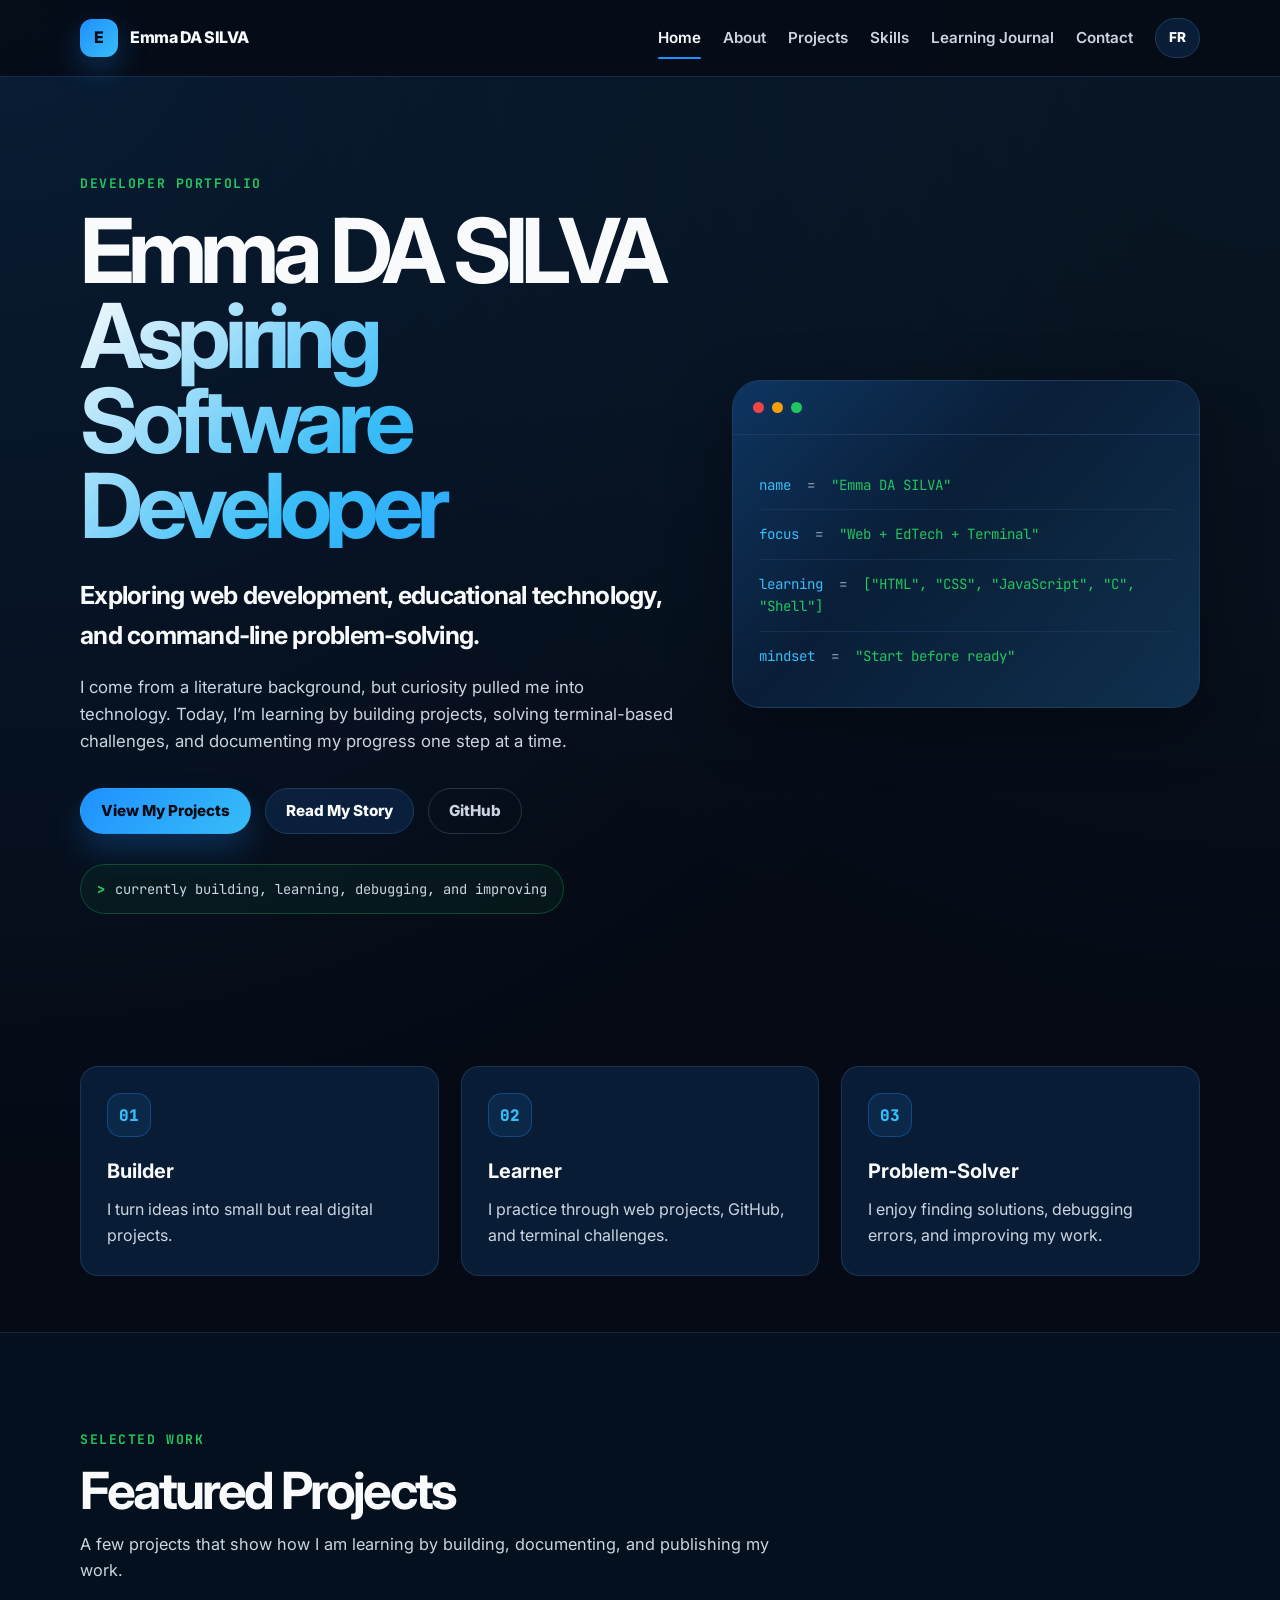
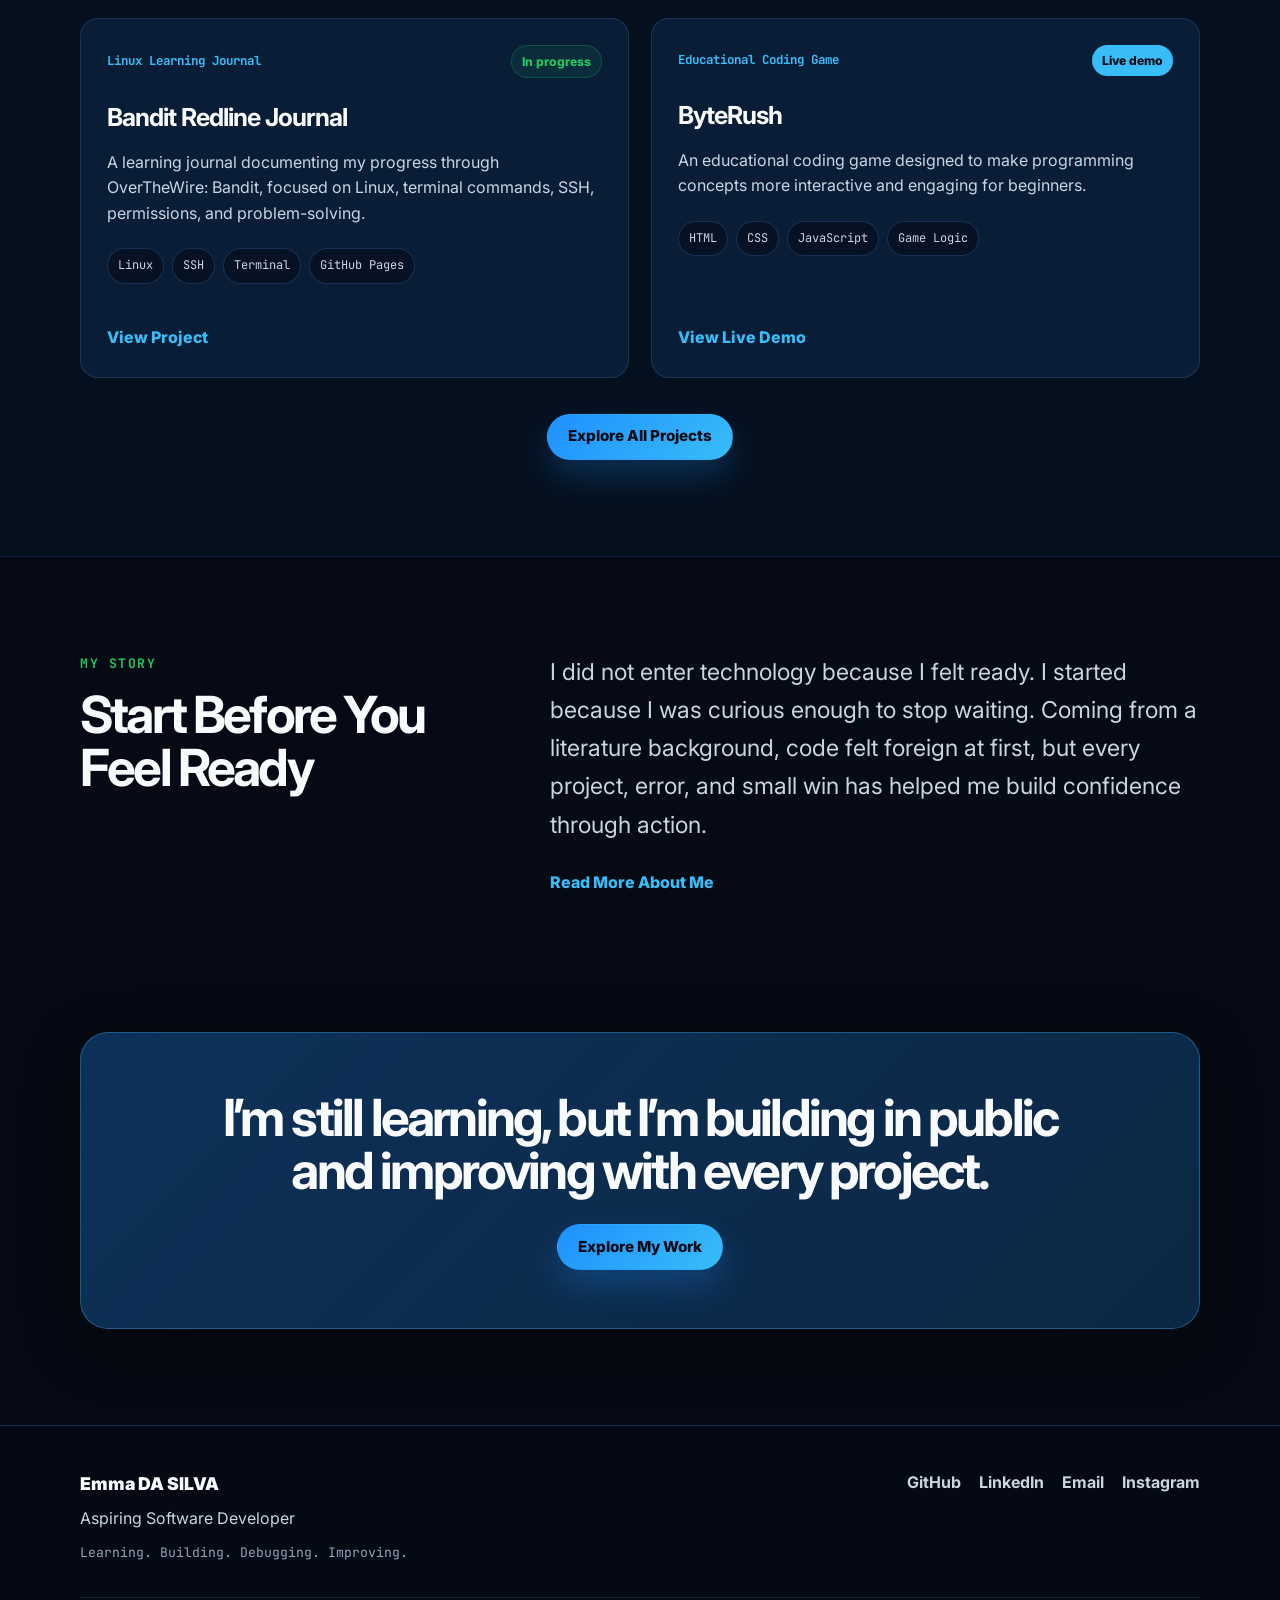
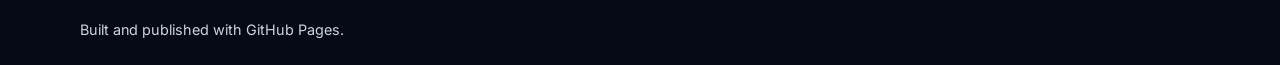
<file: index.html>
<!DOCTYPE html>
<html lang="en" data-lang="en">
<head>
  <meta charset="UTF-8" />
  <meta name="viewport" content="width=device-width, initial-scale=1.0" />

  <title>Emma DA SILVA | Developer Portfolio</title>

  <meta
    name="description"
    content="Emma DA SILVA is an aspiring software developer exploring web development, educational technology, and command-line problem-solving through real projects, documentation, and GitHub Pages deployment."
  />

  <link rel="preconnect" href="https://fonts.googleapis.com" />
  <link rel="preconnect" href="https://fonts.gstatic.com" crossorigin />

  <link
    href="https://fonts.googleapis.com/css2?family=Inter:wght@400;500;600;700;800&family=JetBrains+Mono:wght@400;500;600&display=swap"
    rel="stylesheet"
  />

  <link rel="stylesheet" href="style.css" />
</head>

<body>
  <!-- Header -->
  <header class="site-header">
    <nav class="navbar container">
      <a href="index.html" class="logo" aria-label="Emma DA SILVA Home">
        <span class="logo-mark">E</span>
        <span class="logo-text">Emma DA SILVA</span>
      </a>

      <button class="nav-toggle" id="navToggle" aria-label="Open navigation menu">
        <span></span>
        <span></span>
        <span></span>
      </button>

      <div class="nav-menu" id="navMenu">
        <a href="index.html" class="nav-link active" data-en="Home" data-fr="Accueil">Home</a>
        <a href="about.html" class="nav-link" data-en="About" data-fr="À propos">About</a>
        <a href="projects.html" class="nav-link" data-en="Projects" data-fr="Projets">Projects</a>
        <a href="skills.html" class="nav-link" data-en="Skills" data-fr="Compétences">Skills</a>
        <a href="journal.html" class="nav-link" data-en="Learning Journal" data-fr="Journal d’apprentissage">Learning Journal</a>
        <a href="contact.html" class="nav-link" data-en="Contact" data-fr="Contact">Contact</a>

        <button class="language-toggle" id="languageToggle" type="button">
          FR
        </button>
      </div>
    </nav>
  </header>

  <main>
    <!-- Hero -->
    <section class="hero section-padding">
      <div class="container hero-grid">
        <div class="hero-content">
          <p class="eyebrow" data-en="Developer Portfolio" data-fr="Portfolio développeuse">
            Developer Portfolio
          </p>

          <h1>
            <span data-en="Emma DA SILVA" data-fr="Emma DA SILVA">Emma DA SILVA</span>
            <span
              class="gradient-text"
              data-en="Aspiring Software Developer"
              data-fr="Développeuse logiciel en devenir"
            >
              Aspiring Software Developer
            </span>
          </h1>

          <p
            class="hero-subtitle"
            data-en="Exploring web development, educational technology, and command-line problem-solving."
            data-fr="Intéressée par le développement web, la technologie éducative et la résolution de problèmes en ligne de commande."
          >
            Exploring web development, educational technology, and command-line problem-solving.
          </p>

          <p
            class="hero-text"
            data-en="I come from a literature background, but curiosity pulled me into technology. Today, I’m learning by building projects, solving terminal-based challenges, and documenting my progress one step at a time."
            data-fr="Je viens d’un parcours littéraire, mais la curiosité m’a attirée vers la technologie. Aujourd’hui, j’apprends en construisant des projets, en résolvant des défis dans le terminal et en documentant mes progrès étape par étape."
          >
            I come from a literature background, but curiosity pulled me into technology.
            Today, I’m learning by building projects, solving terminal-based challenges,
            and documenting my progress one step at a time.
          </p>

          <div class="hero-actions">
            <a
              href="projects.html"
              class="btn btn-primary"
              data-en="View My Projects"
              data-fr="Voir mes projets"
            >
              View My Projects
            </a>

            <a
              href="about.html"
              class="btn btn-secondary"
              data-en="Read My Story"
              data-fr="Lire mon histoire"
            >
              Read My Story
            </a>

            <a
              href="https://github.com/emma-dasilva-dev"
              target="_blank"
              rel="noopener noreferrer"
              class="btn btn-ghost"
              data-en="GitHub"
              data-fr="GitHub"
            >
              GitHub
            </a>
          </div>

          <div class="terminal-line">
            <span class="terminal-symbol">&gt;</span>
            <span
              data-en="currently building, learning, debugging, and improving"
              data-fr="en train de construire, apprendre, déboguer et améliorer"
            >
              currently building, learning, debugging, and improving
            </span>
          </div>
        </div>

        <div class="hero-panel" aria-label="Developer summary card">
          <div class="panel-header">
            <span class="dot dot-red"></span>
            <span class="dot dot-yellow"></span>
            <span class="dot dot-green"></span>
          </div>

          <div class="code-card">
            <p class="code-line">
              <span class="code-key">name</span>
              <span class="code-equal">=</span>
              <span class="code-value">"Emma DA SILVA"</span>
            </p>

            <p class="code-line">
              <span class="code-key">focus</span>
              <span class="code-equal">=</span>
              <span class="code-value">"Web + EdTech + Terminal"</span>
            </p>

            <p class="code-line">
              <span class="code-key">learning</span>
              <span class="code-equal">=</span>
              <span class="code-value">["HTML", "CSS", "JavaScript", "C", "Shell"]</span>
            </p>

            <p class="code-line">
              <span class="code-key">mindset</span>
              <span class="code-equal">=</span>
              <span class="code-value">"Start before ready"</span>
            </p>
          </div>
        </div>
      </div>
    </section>

    <!-- Identity Cards -->
    <section class="identity-section section-padding-sm">
      <div class="container">
        <div class="cards-grid three-columns">
          <article class="info-card">
            <div class="card-icon">01</div>
            <h2 data-en="Builder" data-fr="Créatrice">Builder</h2>
            <p
              data-en="I turn ideas into small but real digital projects."
              data-fr="Je transforme des idées en petits projets numériques concrets."
            >
              I turn ideas into small but real digital projects.
            </p>
          </article>

          <article class="info-card">
            <div class="card-icon">02</div>
            <h2 data-en="Learner" data-fr="Apprenante">Learner</h2>
            <p
              data-en="I practice through web projects, GitHub, and terminal challenges."
              data-fr="Je pratique à travers des projets web, GitHub et des défis dans le terminal."
            >
              I practice through web projects, GitHub, and terminal challenges.
            </p>
          </article>

          <article class="info-card">
            <div class="card-icon">03</div>
            <h2 data-en="Problem-Solver" data-fr="Résolution de problèmes">Problem-Solver</h2>
            <p
              data-en="I enjoy finding solutions, debugging errors, and improving my work."
              data-fr="J’aime trouver des solutions, corriger les erreurs et améliorer mon travail."
            >
              I enjoy finding solutions, debugging errors, and improving my work.
            </p>
          </article>
        </div>
      </div>
    </section>

    <!-- Featured Projects -->
    <section class="projects-preview section-padding">
      <div class="container">
        <div class="section-header">
          <p class="eyebrow" data-en="Selected Work" data-fr="Projets sélectionnés">
            Selected Work
          </p>

          <h2 data-en="Featured Projects" data-fr="Projets en avant">
            Featured Projects
          </h2>

          <p
            data-en="A few projects that show how I am learning by building, documenting, and publishing my work."
            data-fr="Quelques projets qui montrent comment j’apprends en construisant, documentant et publiant mon travail."
          >
            A few projects that show how I am learning by building, documenting, and publishing my work.
          </p>
        </div>

        <div class="project-grid">
          <article class="project-card">
            <div class="project-top">
              <span class="project-type" data-en="Linux Learning Journal" data-fr="Journal d’apprentissage Linux">
                Linux Learning Journal
              </span>

              <span class="status-badge status-progress" data-en="In progress" data-fr="En cours">
                In progress
              </span>
            </div>

            <h3 data-en="Bandit Redline Journal" data-fr="Bandit Redline Journal">
              Bandit Redline Journal
            </h3>

            <p
              data-en="A learning journal documenting my progress through OverTheWire: Bandit, focused on Linux, terminal commands, SSH, permissions, and problem-solving."
              data-fr="Un journal d’apprentissage qui documente ma progression sur OverTheWire: Bandit, avec un focus sur Linux, les commandes du terminal, SSH, les permissions et la résolution de problèmes."
            >
              A learning journal documenting my progress through OverTheWire: Bandit,
              focused on Linux, terminal commands, SSH, permissions, and problem-solving.
            </p>

            <div class="tag-list">
              <span>Linux</span>
              <span>SSH</span>
              <span>Terminal</span>
              <span>GitHub Pages</span>
            </div>

            <a
              href="https://emma-dasilva-dev.github.io/bandit-redline-journal/"
              target="_blank"
              rel="noopener noreferrer"
              class="project-link"
              data-en="View Project"
              data-fr="Voir le projet"
            >
              View Project
            </a>
          </article>

          <article class="project-card">
            <div class="project-top">
              <span class="project-type" data-en="Educational Coding Game" data-fr="Jeu éducatif de code">
                Educational Coding Game
              </span>

              <span class="status-badge status-live" data-en="Live demo" data-fr="Démo en ligne">
                Live demo
              </span>
            </div>

            <h3 data-en="ByteRush" data-fr="ByteRush">
              ByteRush
            </h3>

            <p
              data-en="An educational coding game designed to make programming concepts more interactive and engaging for beginners."
              data-fr="Un jeu éducatif de code conçu pour rendre les concepts de programmation plus interactifs et engageants pour les débutants."
            >
              An educational coding game designed to make programming concepts more interactive and engaging for beginners.
            </p>

            <div class="tag-list">
              <span>HTML</span>
              <span>CSS</span>
              <span>JavaScript</span>
              <span>Game Logic</span>
            </div>

            <a
              href="https://www.azatoys.com/"
              target="_blank"
              rel="noopener noreferrer"
              class="project-link"
              data-en="View Live Demo"
              data-fr="Voir la démo"
            >
              View Live Demo
            </a>
          </article>
        </div>

        <div class="center-action">
          <a
            href="projects.html"
            class="btn btn-primary"
            data-en="Explore All Projects"
            data-fr="Explorer tous les projets"
          >
            Explore All Projects
          </a>
        </div>
      </div>
    </section>

    <!-- About Preview -->
    <section class="about-preview section-padding">
      <div class="container about-preview-grid">
        <div>
          <p class="eyebrow" data-en="My Story" data-fr="Mon histoire">
            My Story
          </p>

          <h2
            data-en="Start Before You Feel Ready"
            data-fr="Commencer avant de se sentir prête"
          >
            Start Before You Feel Ready
          </h2>
        </div>

        <div>
          <p
            class="large-text"
            data-en="I did not enter technology because I felt ready. I started because I was curious enough to stop waiting. Coming from a literature background, code felt foreign at first, but every project, error, and small win has helped me build confidence through action."
            data-fr="Je ne suis pas entrée dans la technologie parce que je me sentais prête. J’ai commencé parce que ma curiosité était assez forte pour arrêter d’attendre. En venant d’un parcours littéraire, le code me semblait étranger au début, mais chaque projet, chaque erreur et chaque petite victoire m’a aidée à construire ma confiance par l’action."
          >
            I did not enter technology because I felt ready. I started because I was curious enough
            to stop waiting. Coming from a literature background, code felt foreign at first,
            but every project, error, and small win has helped me build confidence through action.
          </p>

          <a
            href="about.html"
            class="text-link"
            data-en="Read More About Me"
            data-fr="En savoir plus sur moi"
          >
            Read More About Me
          </a>
        </div>
      </div>
    </section>

    <!-- CTA -->
    <section class="final-cta section-padding">
      <div class="container">
        <div class="cta-box">
          <h2
            data-en="I’m still learning, but I’m building in public and improving with every project."
            data-fr="J’apprends encore, mais je construis publiquement et je m’améliore avec chaque projet."
          >
            I’m still learning, but I’m building in public and improving with every project.
          </h2>

          <a
            href="projects.html"
            class="btn btn-primary"
            data-en="Explore My Work"
            data-fr="Explorer mon travail"
          >
            Explore My Work
          </a>
        </div>
      </div>
    </section>
  </main>

  <!-- Footer -->
  <footer class="site-footer">
    <div class="container footer-grid">
      <div>
        <a href="index.html" class="footer-logo">Emma DA SILVA</a>
        <p
          data-en="Aspiring Software Developer"
          data-fr="Développeuse logiciel en devenir"
        >
          Aspiring Software Developer
        </p>
        <p class="footer-small">Learning. Building. Debugging. Improving.</p>
      </div>

      <div class="footer-links">
        <a href="https://github.com/emma-dasilva-dev" target="_blank" rel="noopener noreferrer">GitHub</a>
        <a href="https://www.linkedin.com/in/emmadasilvadev/" target="_blank" rel="noopener noreferrer">LinkedIn</a>
        <a href="mailto:emma.dasilva.dev@gmail.com">Email</a>
        <a href="https://www.instagram.com/reine.dsv/" target="_blank" rel="noopener noreferrer">Instagram</a>
      </div>
    </div>

    <div class="container footer-bottom">
      <p
        data-en="Built and published with GitHub Pages."
        data-fr="Construit et publié avec GitHub Pages."
      >
        Built and published with GitHub Pages.
      </p>
    </div>
  </footer>

  <script src="script.js"></script>
</body>
</html>
</file>
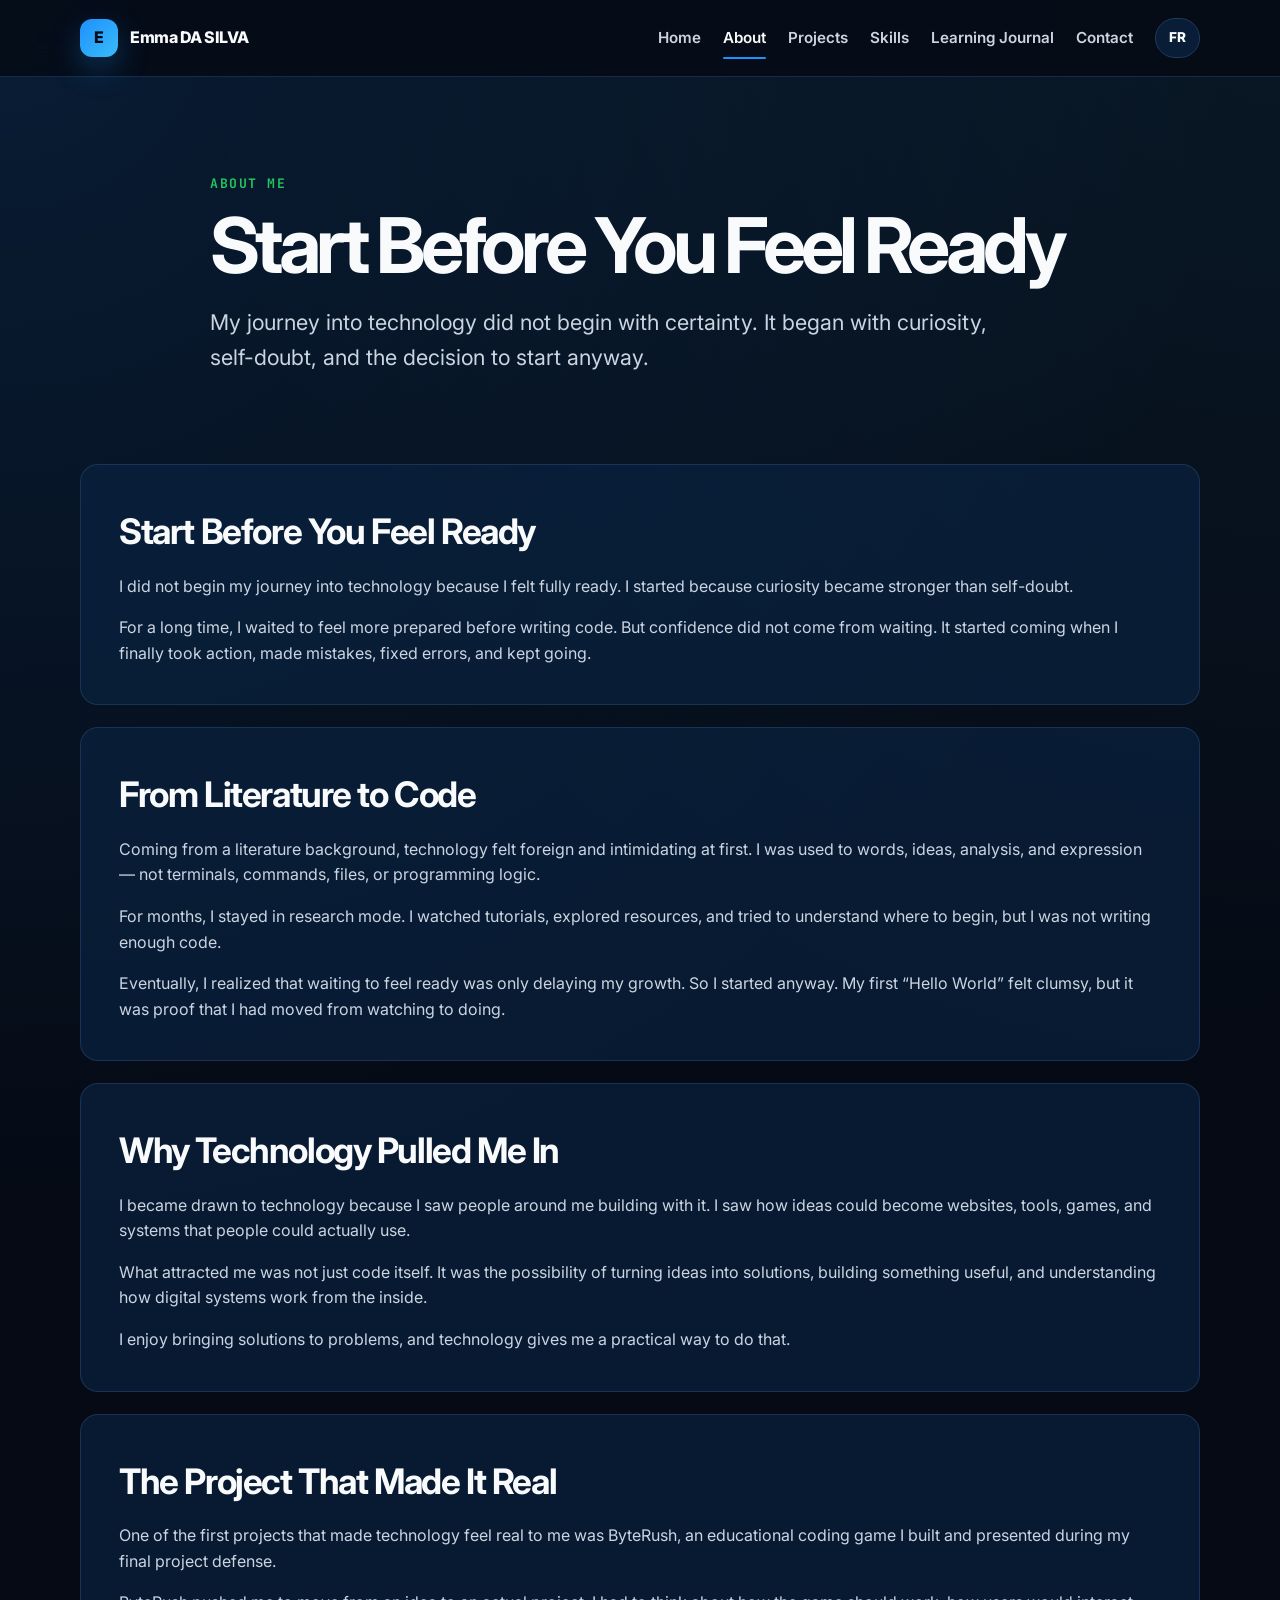
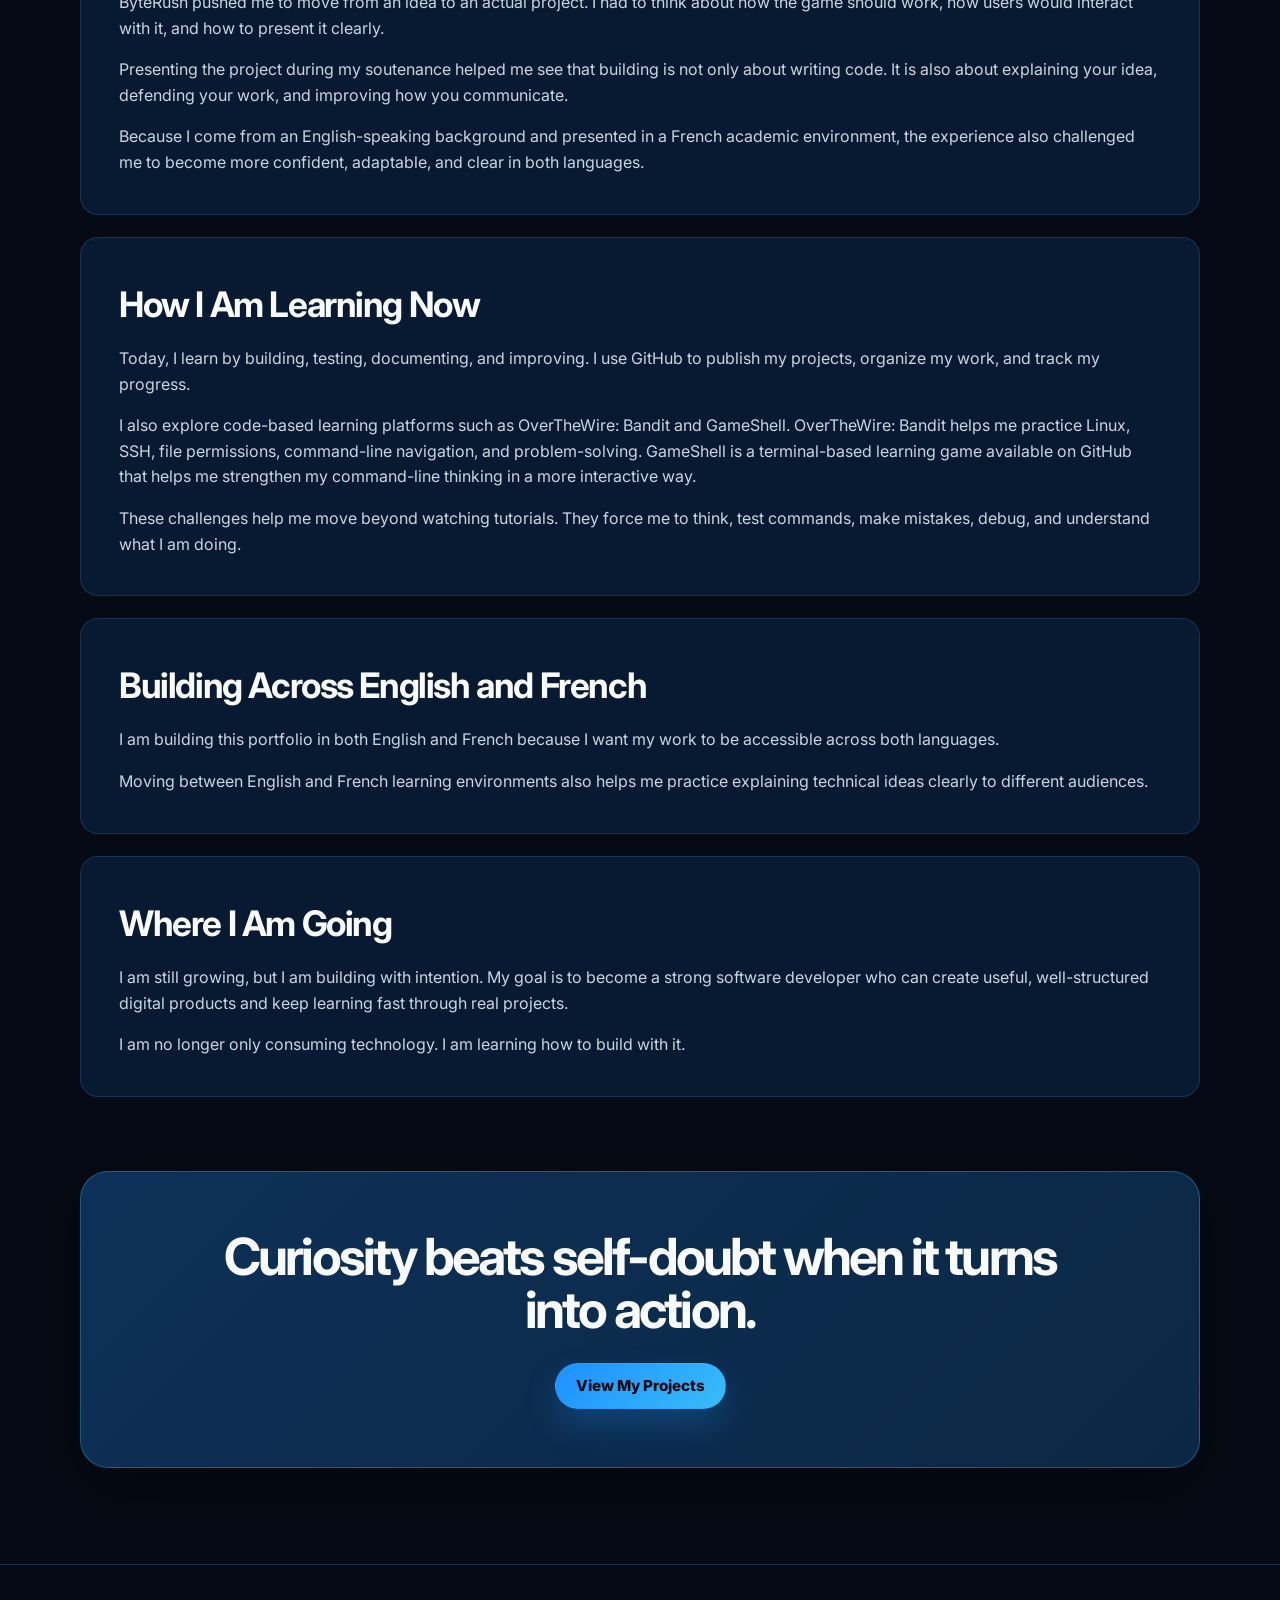
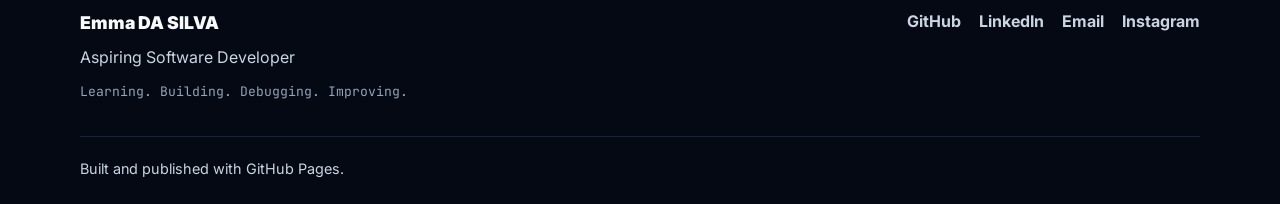
<file: about.html>
<!DOCTYPE html>
<html lang="en" data-lang="en">
<head>
  <meta charset="UTF-8" />
  <meta name="viewport" content="width=device-width, initial-scale=1.0" />

  <title>About | Emma DA SILVA</title>

  <meta
    name="description"
    content="Learn more about Emma DA SILVA, an aspiring software developer who moved from a literature background into technology through curiosity, projects, command-line challenges, and consistent practice."
  />

  <link rel="preconnect" href="https://fonts.googleapis.com" />
  <link rel="preconnect" href="https://fonts.gstatic.com" crossorigin />

  <link
    href="https://fonts.googleapis.com/css2?family=Inter:wght@400;500;600;700;800&family=JetBrains+Mono:wght@400;500;600&display=swap"
    rel="stylesheet"
  />

  <link rel="stylesheet" href="style.css" />
</head>

<body>
  <!-- Header -->
  <header class="site-header">
    <nav class="navbar container">
      <a href="index.html" class="logo" aria-label="Emma DA SILVA Home">
        <span class="logo-mark">E</span>
        <span class="logo-text">Emma DA SILVA</span>
      </a>

      <button class="nav-toggle" id="navToggle" aria-label="Open navigation menu">
        <span></span>
        <span></span>
        <span></span>
      </button>

      <div class="nav-menu" id="navMenu">
        <a href="index.html" class="nav-link" data-en="Home" data-fr="Accueil">Home</a>
        <a href="about.html" class="nav-link active" data-en="About" data-fr="À propos">About</a>
        <a href="projects.html" class="nav-link" data-en="Projects" data-fr="Projets">Projects</a>
        <a href="skills.html" class="nav-link" data-en="Skills" data-fr="Compétences">Skills</a>
        <a href="journal.html" class="nav-link" data-en="Learning Journal" data-fr="Journal d’apprentissage">Learning Journal</a>
        <a href="contact.html" class="nav-link" data-en="Contact" data-fr="Contact">Contact</a>

        <button class="language-toggle" id="languageToggle" type="button">
          FR
        </button>
      </div>
    </nav>
  </header>

  <main>
    <!-- Page Hero -->
    <section class="page-hero">
      <div class="container page-hero-content">
        <p class="eyebrow" data-en="About Me" data-fr="À propos de moi">
          About Me
        </p>

        <h1
          data-en="Start Before You Feel Ready"
          data-fr="Commencer avant de se sentir prête"
        >
          Start Before You Feel Ready
        </h1>

        <p
          data-en="My journey into technology did not begin with certainty. It began with curiosity, self-doubt, and the decision to start anyway."
          data-fr="Mon parcours dans la technologie n’a pas commencé avec de la certitude. Il a commencé avec de la curiosité, des doutes, et la décision de commencer malgré tout."
        >
          My journey into technology did not begin with certainty. It began with curiosity,
          self-doubt, and the decision to start anyway.
        </p>
      </div>
    </section>

    <!-- Story Content -->
    <section class="content-section">
      <div class="container story-grid">
        <article class="story-card">
          <h2
            data-en="Start Before You Feel Ready"
            data-fr="Commencer avant de se sentir prête"
          >
            Start Before You Feel Ready
          </h2>

          <p
            data-en="I did not begin my journey into technology because I felt fully ready. I started because curiosity became stronger than self-doubt."
            data-fr="Je n’ai pas commencé mon parcours dans la technologie parce que je me sentais totalement prête. J’ai commencé parce que ma curiosité est devenue plus forte que mes doutes."
          >
            I did not begin my journey into technology because I felt fully ready.
            I started because curiosity became stronger than self-doubt.
          </p>

          <p
            data-en="For a long time, I waited to feel more prepared before writing code. But confidence did not come from waiting. It started coming when I finally took action, made mistakes, fixed errors, and kept going."
            data-fr="Pendant longtemps, j’ai attendu de me sentir plus préparée avant d’écrire du code. Mais la confiance n’est pas venue en attendant. Elle a commencé à venir quand j’ai enfin agi, fait des erreurs, corrigé des problèmes et continué."
          >
            For a long time, I waited to feel more prepared before writing code.
            But confidence did not come from waiting. It started coming when I finally
            took action, made mistakes, fixed errors, and kept going.
          </p>
        </article>

        <article class="story-card">
          <h2
            data-en="From Literature to Code"
            data-fr="De la littérature au code"
          >
            From Literature to Code
          </h2>

          <p
            data-en="Coming from a literature background, technology felt foreign and intimidating at first. I was used to words, ideas, analysis, and expression — not terminals, commands, files, or programming logic."
            data-fr="En venant d’un parcours littéraire, la technologie me semblait étrangère et intimidante au début. J’étais habituée aux mots, aux idées, à l’analyse et à l’expression — pas aux terminaux, aux commandes, aux fichiers ou à la logique de programmation."
          >
            Coming from a literature background, technology felt foreign and intimidating at first.
            I was used to words, ideas, analysis, and expression — not terminals, commands,
            files, or programming logic.
          </p>

          <p
            data-en="For months, I stayed in research mode. I watched tutorials, explored resources, and tried to understand where to begin, but I was not writing enough code."
            data-fr="Pendant des mois, je suis restée en mode recherche. Je regardais des tutoriels, j’explorais des ressources et j’essayais de comprendre par où commencer, mais je n’écrivais pas assez de code."
          >
            For months, I stayed in research mode. I watched tutorials, explored resources,
            and tried to understand where to begin, but I was not writing enough code.
          </p>

          <p
            data-en="Eventually, I realized that waiting to feel ready was only delaying my growth. So I started anyway. My first “Hello World” felt clumsy, but it was proof that I had moved from watching to doing."
            data-fr="Finalement, j’ai compris qu’attendre de me sentir prête ne faisait que retarder ma progression. Alors j’ai commencé malgré tout. Mon premier “Hello World” était maladroit, mais c’était la preuve que j’étais passée de l’observation à l’action."
          >
            Eventually, I realized that waiting to feel ready was only delaying my growth.
            So I started anyway. My first “Hello World” felt clumsy, but it was proof
            that I had moved from watching to doing.
          </p>
        </article>

        <article class="story-card">
          <h2
            data-en="Why Technology Pulled Me In"
            data-fr="Pourquoi la technologie m’a attirée"
          >
            Why Technology Pulled Me In
          </h2>

          <p
            data-en="I became drawn to technology because I saw people around me building with it. I saw how ideas could become websites, tools, games, and systems that people could actually use."
            data-fr="J’ai été attirée par la technologie parce que je voyais des personnes autour de moi construire avec elle. Je voyais comment des idées pouvaient devenir des sites web, des outils, des jeux et des systèmes que les gens pouvaient réellement utiliser."
          >
            I became drawn to technology because I saw people around me building with it.
            I saw how ideas could become websites, tools, games, and systems that people
            could actually use.
          </p>

          <p
            data-en="What attracted me was not just code itself. It was the possibility of turning ideas into solutions, building something useful, and understanding how digital systems work from the inside."
            data-fr="Ce qui m’a attirée, ce n’était pas seulement le code. C’était la possibilité de transformer des idées en solutions, de construire quelque chose d’utile et de comprendre comment les systèmes numériques fonctionnent de l’intérieur."
          >
            What attracted me was not just code itself. It was the possibility of turning ideas
            into solutions, building something useful, and understanding how digital systems
            work from the inside.
          </p>

          <p
            data-en="I enjoy bringing solutions to problems, and technology gives me a practical way to do that."
            data-fr="J’aime apporter des solutions aux problèmes, et la technologie me donne une manière concrète de le faire."
          >
            I enjoy bringing solutions to problems, and technology gives me a practical way to do that.
          </p>
        </article>

        <article class="story-card">
          <h2
            data-en="The Project That Made It Real"
            data-fr="Le projet qui a rendu tout cela concret"
          >
            The Project That Made It Real
          </h2>

          <p
            data-en="One of the first projects that made technology feel real to me was ByteRush, an educational coding game I built and presented during my final project defense."
            data-fr="L’un des premiers projets qui a rendu la technologie concrète pour moi a été ByteRush, un jeu éducatif de code que j’ai construit et présenté pendant ma soutenance finale."
          >
            One of the first projects that made technology feel real to me was ByteRush,
            an educational coding game I built and presented during my final project defense.
          </p>

          <p
            data-en="ByteRush pushed me to move from an idea to an actual project. I had to think about how the game should work, how users would interact with it, and how to present it clearly."
            data-fr="ByteRush m’a poussée à passer d’une idée à un vrai projet. J’ai dû réfléchir au fonctionnement du jeu, à l’interaction des utilisateurs avec celui-ci et à la manière de le présenter clairement."
          >
            ByteRush pushed me to move from an idea to an actual project. I had to think
            about how the game should work, how users would interact with it, and how to
            present it clearly.
          </p>

          <p
            data-en="Presenting the project during my soutenance helped me see that building is not only about writing code. It is also about explaining your idea, defending your work, and improving how you communicate."
            data-fr="Présenter le projet pendant ma soutenance m’a aidée à comprendre que construire ne se limite pas à écrire du code. Il faut aussi expliquer son idée, défendre son travail et améliorer sa manière de communiquer."
          >
            Presenting the project during my soutenance helped me see that building is not only
            about writing code. It is also about explaining your idea, defending your work,
            and improving how you communicate.
          </p>

          <p
            data-en="Because I come from an English-speaking background and presented in a French academic environment, the experience also challenged me to become more confident, adaptable, and clear in both languages."
            data-fr="Comme je viens d’un environnement anglophone et que j’ai présenté dans un cadre académique francophone, cette expérience m’a aussi poussée à devenir plus confiante, plus adaptable et plus claire dans les deux langues."
          >
            Because I come from an English-speaking background and presented in a French academic
            environment, the experience also challenged me to become more confident, adaptable,
            and clear in both languages.
          </p>
        </article>

        <article class="story-card">
          <h2
            data-en="How I Am Learning Now"
            data-fr="Comment j’apprends aujourd’hui"
          >
            How I Am Learning Now
          </h2>

          <p
            data-en="Today, I learn by building, testing, documenting, and improving. I use GitHub to publish my projects, organize my work, and track my progress."
            data-fr="Aujourd’hui, j’apprends en construisant, en testant, en documentant et en améliorant. J’utilise GitHub pour publier mes projets, organiser mon travail et suivre ma progression."
          >
            Today, I learn by building, testing, documenting, and improving. I use GitHub
            to publish my projects, organize my work, and track my progress.
          </p>

          <p
            data-en="I also explore code-based learning platforms such as OverTheWire: Bandit and GameShell. OverTheWire: Bandit helps me practice Linux, SSH, file permissions, command-line navigation, and problem-solving. GameShell is a terminal-based learning game available on GitHub that helps me strengthen my command-line thinking in a more interactive way."
            data-fr="J’explore aussi des plateformes d’apprentissage basées sur le code comme OverTheWire: Bandit et GameShell. OverTheWire: Bandit m’aide à pratiquer Linux, SSH, les permissions de fichiers, la navigation en ligne de commande et la résolution de problèmes. GameShell est un jeu d’apprentissage dans le terminal disponible sur GitHub, qui m’aide à renforcer ma façon de réfléchir en ligne de commande de manière plus interactive."
          >
            I also explore code-based learning platforms such as OverTheWire: Bandit and GameShell.
            OverTheWire: Bandit helps me practice Linux, SSH, file permissions, command-line
            navigation, and problem-solving. GameShell is a terminal-based learning game
            available on GitHub that helps me strengthen my command-line thinking in a more
            interactive way.
          </p>

          <p
            data-en="These challenges help me move beyond watching tutorials. They force me to think, test commands, make mistakes, debug, and understand what I am doing."
            data-fr="Ces défis m’aident à dépasser le simple fait de regarder des tutoriels. Ils m’obligent à réfléchir, tester des commandes, faire des erreurs, déboguer et comprendre ce que je fais."
          >
            These challenges help me move beyond watching tutorials. They force me to think,
            test commands, make mistakes, debug, and understand what I am doing.
          </p>
        </article>

        <article class="story-card">
          <h2
            data-en="Building Across English and French"
            data-fr="Construire en anglais et en français"
          >
            Building Across English and French
          </h2>

          <p
            data-en="I am building this portfolio in both English and French because I want my work to be accessible across both languages."
            data-fr="Je construis ce portfolio en anglais et en français parce que je veux que mon travail soit accessible dans les deux langues."
          >
            I am building this portfolio in both English and French because I want my work
            to be accessible across both languages.
          </p>

          <p
            data-en="Moving between English and French learning environments also helps me practice explaining technical ideas clearly to different audiences."
            data-fr="Passer d’un environnement d’apprentissage anglophone à un environnement francophone m’aide aussi à expliquer les idées techniques clairement à différents publics."
          >
            Moving between English and French learning environments also helps me practice
            explaining technical ideas clearly to different audiences.
          </p>
        </article>

        <article class="story-card">
          <h2
            data-en="Where I Am Going"
            data-fr="Là où je vais"
          >
            Where I Am Going
          </h2>

          <p
            data-en="I am still growing, but I am building with intention. My goal is to become a strong software developer who can create useful, well-structured digital products and keep learning fast through real projects."
            data-fr="Je suis encore en train de progresser, mais je construis avec intention. Mon objectif est de devenir une développeuse solide, capable de créer des produits numériques utiles, bien structurés, et de continuer à apprendre rapidement à travers de vrais projets."
          >
            I am still growing, but I am building with intention. My goal is to become a strong
            software developer who can create useful, well-structured digital products and keep
            learning fast through real projects.
          </p>

          <p
            data-en="I am no longer only consuming technology. I am learning how to build with it."
            data-fr="Je ne fais plus que consommer la technologie. J’apprends maintenant à construire avec elle."
          >
            I am no longer only consuming technology. I am learning how to build with it.
          </p>
        </article>
      </div>
    </section>

    <!-- CTA -->
    <section class="final-cta section-padding">
      <div class="container">
        <div class="cta-box">
          <h2
            data-en="Curiosity beats self-doubt when it turns into action."
            data-fr="La curiosité dépasse le doute lorsqu’elle se transforme en action."
          >
            Curiosity beats self-doubt when it turns into action.
          </h2>

          <a
            href="projects.html"
            class="btn btn-primary"
            data-en="View My Projects"
            data-fr="Voir mes projets"
          >
            View My Projects
          </a>
        </div>
      </div>
    </section>
  </main>

  <!-- Footer -->
  <footer class="site-footer">
    <div class="container footer-grid">
      <div>
        <a href="index.html" class="footer-logo">Emma DA SILVA</a>
        <p
          data-en="Aspiring Software Developer"
          data-fr="Développeuse logiciel en devenir"
        >
          Aspiring Software Developer
        </p>
        <p class="footer-small">Learning. Building. Debugging. Improving.</p>
      </div>

      <div class="footer-links">
        <a href="https://github.com/emma-dasilva-dev" target="_blank" rel="noopener noreferrer">GitHub</a>
        <a href="https://www.linkedin.com/in/emmadasilvadev/" target="_blank" rel="noopener noreferrer">LinkedIn</a>
        <a href="mailto:emma.dasilva.dev@gmail.com">Email</a>
        <a href="https://www.instagram.com/reine.dsv/" target="_blank" rel="noopener noreferrer">Instagram</a>
      </div>
    </div>

    <div class="container footer-bottom">
      <p
        data-en="Built and published with GitHub Pages."
        data-fr="Construit et publié avec GitHub Pages."
      >
        Built and published with GitHub Pages.
      </p>
    </div>
  </footer>

  <script src="script.js"></script>
</body>
</html>
</file>
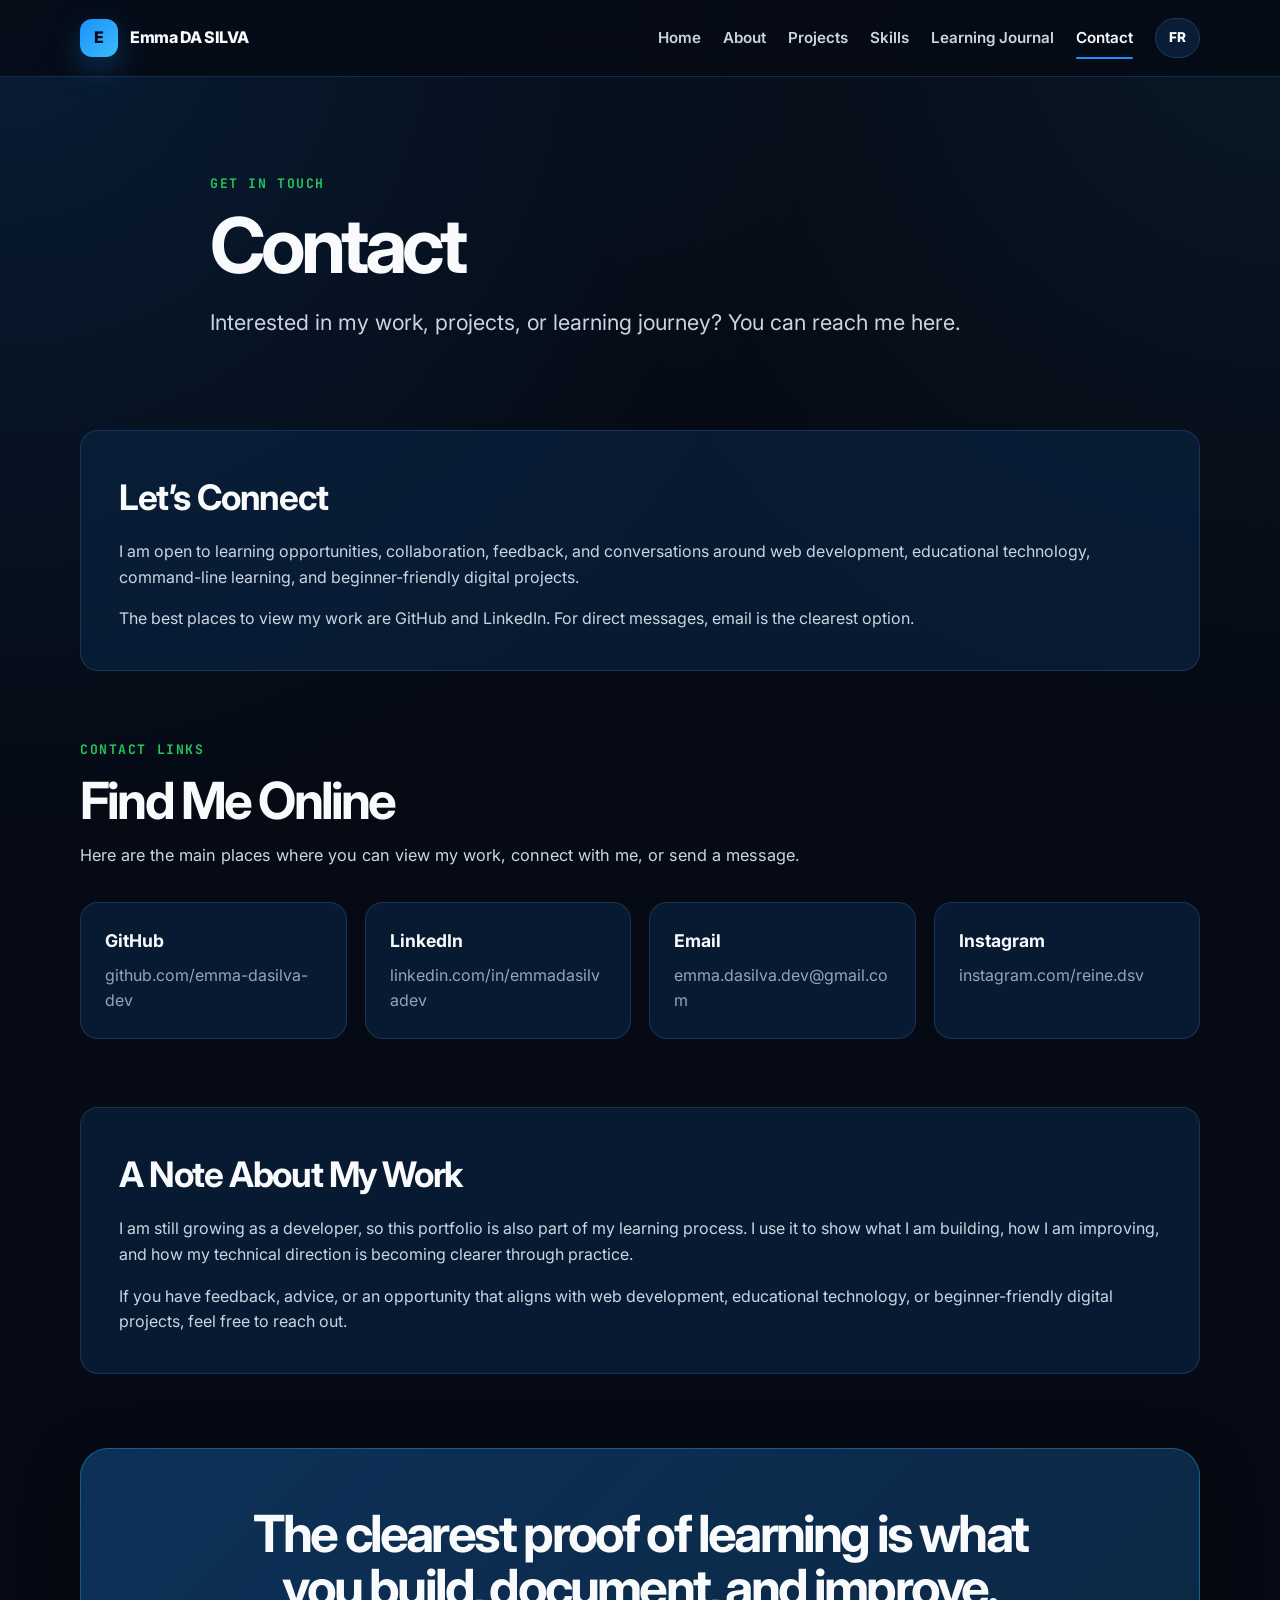
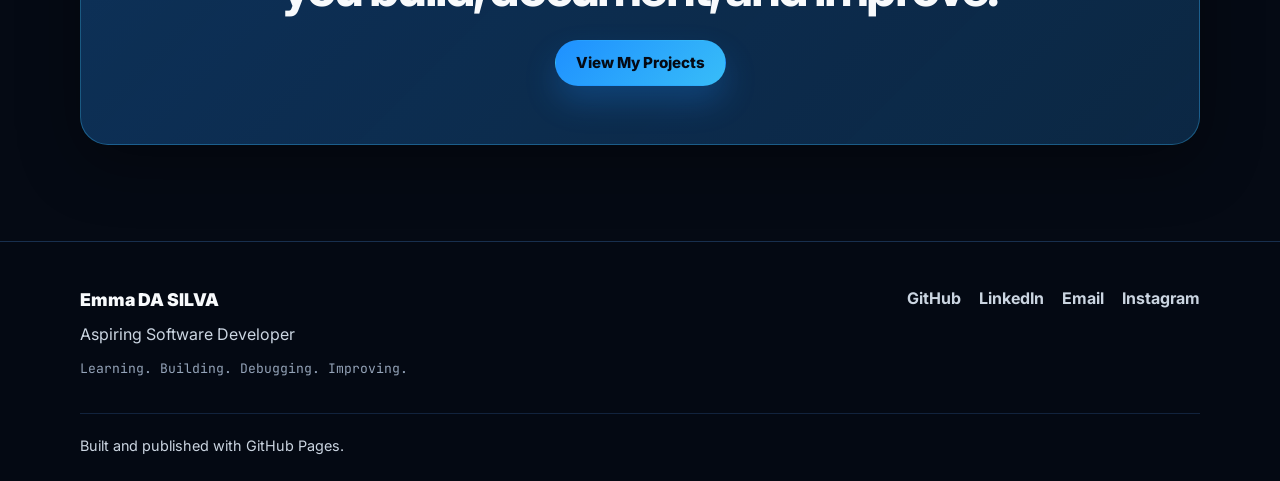
<file: contact.html>
<!DOCTYPE html>
<html lang="en" data-lang="en">
<head>
  <meta charset="UTF-8" />
  <meta name="viewport" content="width=device-width, initial-scale=1.0" />

  <title>Contact | Emma DA SILVA</title>

  <meta
    name="description"
    content="Contact Emma DA SILVA for learning opportunities, collaboration, feedback, and conversations around web development, educational technology, and command-line learning."
  />

  <link rel="preconnect" href="https://fonts.googleapis.com" />
  <link rel="preconnect" href="https://fonts.gstatic.com" crossorigin />

  <link
    href="https://fonts.googleapis.com/css2?family=Inter:wght@400;500;600;700;800&family=JetBrains+Mono:wght@400;500;600&display=swap"
    rel="stylesheet"
  />

  <link rel="stylesheet" href="style.css" />
</head>

<body>
  <!-- Header -->
  <header class="site-header">
    <nav class="navbar container">
      <a href="index.html" class="logo" aria-label="Emma DA SILVA Home">
        <span class="logo-mark">E</span>
        <span class="logo-text">Emma DA SILVA</span>
      </a>

      <button class="nav-toggle" id="navToggle" aria-label="Open navigation menu">
        <span></span>
        <span></span>
        <span></span>
      </button>

      <div class="nav-menu" id="navMenu">
        <a href="index.html" class="nav-link" data-en="Home" data-fr="Accueil">Home</a>
        <a href="about.html" class="nav-link" data-en="About" data-fr="À propos">About</a>
        <a href="projects.html" class="nav-link" data-en="Projects" data-fr="Projets">Projects</a>
        <a href="skills.html" class="nav-link" data-en="Skills" data-fr="Compétences">Skills</a>
        <a href="journal.html" class="nav-link" data-en="Learning Journal" data-fr="Journal d’apprentissage">Learning Journal</a>
        <a href="contact.html" class="nav-link active" data-en="Contact" data-fr="Contact">Contact</a>

        <button class="language-toggle" id="languageToggle" type="button">
          FR
        </button>
      </div>
    </nav>
  </header>

  <main>
    <!-- Page Hero -->
    <section class="page-hero">
      <div class="container page-hero-content">
        <p class="eyebrow" data-en="Get In Touch" data-fr="Me contacter">
          Get In Touch
        </p>

        <h1 data-en="Contact" data-fr="Contact">
          Contact
        </h1>

        <p
          data-en="Interested in my work, projects, or learning journey? You can reach me here."
          data-fr="Intéressé(e) par mon travail, mes projets ou mon parcours d’apprentissage ? Vous pouvez me contacter ici."
        >
          Interested in my work, projects, or learning journey? You can reach me here.
        </p>
      </div>
    </section>

    <!-- Contact Intro -->
    <section class="content-section">
      <div class="container">
        <div class="story-card">
          <h2
            data-en="Let’s Connect"
            data-fr="Restons en contact"
          >
            Let’s Connect
          </h2>

          <p
            data-en="I am open to learning opportunities, collaboration, feedback, and conversations around web development, educational technology, command-line learning, and beginner-friendly digital projects."
            data-fr="Je suis ouverte aux opportunités d’apprentissage, aux collaborations, aux retours constructifs et aux échanges autour du développement web, de la technologie éducative, de l’apprentissage en ligne de commande et des projets numériques accessibles aux débutants."
          >
            I am open to learning opportunities, collaboration, feedback, and conversations around
            web development, educational technology, command-line learning, and beginner-friendly
            digital projects.
          </p>

          <p
            data-en="The best places to view my work are GitHub and LinkedIn. For direct messages, email is the clearest option."
            data-fr="Les meilleurs endroits pour voir mon travail sont GitHub et LinkedIn. Pour un message direct, l’email reste l’option la plus claire."
          >
            The best places to view my work are GitHub and LinkedIn. For direct messages,
            email is the clearest option.
          </p>
        </div>
      </div>
    </section>

    <!-- Contact Cards -->
    <section class="content-section">
      <div class="container">
        <div class="section-header">
          <p class="eyebrow" data-en="Contact Links" data-fr="Liens de contact">
            Contact Links
          </p>

          <h2 data-en="Find Me Online" data-fr="Me retrouver en ligne">
            Find Me Online
          </h2>

          <p
            data-en="Here are the main places where you can view my work, connect with me, or send a message."
            data-fr="Voici les principaux endroits où vous pouvez voir mon travail, me contacter ou m’envoyer un message."
          >
            Here are the main places where you can view my work, connect with me, or send a message.
          </p>
        </div>

        <div class="contact-grid">
          <a
            href="https://github.com/emma-dasilva-dev"
            target="_blank"
            rel="noopener noreferrer"
            class="contact-card"
            aria-label="Visit Emma DA SILVA GitHub profile"
          >
            <h2>GitHub</h2>
            <p>github.com/emma-dasilva-dev</p>
          </a>

          <a
            href="https://www.linkedin.com/in/emmadasilvadev/"
            target="_blank"
            rel="noopener noreferrer"
            class="contact-card"
            aria-label="Visit Emma DA SILVA LinkedIn profile"
          >
            <h2>LinkedIn</h2>
            <p>linkedin.com/in/emmadasilvadev</p>
          </a>

          <a
            href="mailto:emma.dasilva.dev@gmail.com"
            class="contact-card"
            aria-label="Send email to Emma DA SILVA"
          >
            <h2>Email</h2>
            <p>emma.dasilva.dev@gmail.com</p>
          </a>

          <a
            href="https://www.instagram.com/reine.dsv/"
            target="_blank"
            rel="noopener noreferrer"
            class="contact-card"
            aria-label="Visit Emma DA SILVA Instagram profile"
          >
            <h2>Instagram</h2>
            <p>instagram.com/reine.dsv</p>
          </a>
        </div>
      </div>
    </section>

    <!-- Contact Note -->
    <section class="content-section">
      <div class="container">
        <div class="story-card">
          <h2
            data-en="A Note About My Work"
            data-fr="Une note sur mon travail"
          >
            A Note About My Work
          </h2>

          <p
            data-en="I am still growing as a developer, so this portfolio is also part of my learning process. I use it to show what I am building, how I am improving, and how my technical direction is becoming clearer through practice."
            data-fr="Je suis encore en train de progresser comme développeuse, donc ce portfolio fait aussi partie de mon processus d’apprentissage. Je l’utilise pour montrer ce que je construis, comment je m’améliore et comment ma direction technique devient plus claire avec la pratique."
          >
            I am still growing as a developer, so this portfolio is also part of my learning process.
            I use it to show what I am building, how I am improving, and how my technical direction
            is becoming clearer through practice.
          </p>

          <p
            data-en="If you have feedback, advice, or an opportunity that aligns with web development, educational technology, or beginner-friendly digital projects, feel free to reach out."
            data-fr="Si vous avez un retour, un conseil ou une opportunité liée au développement web, à la technologie éducative ou aux projets numériques accessibles aux débutants, n’hésitez pas à me contacter."
          >
            If you have feedback, advice, or an opportunity that aligns with web development,
            educational technology, or beginner-friendly digital projects, feel free to reach out.
          </p>
        </div>
      </div>
    </section>

    <!-- CTA -->
    <section class="final-cta section-padding">
      <div class="container">
        <div class="cta-box">
          <h2
            data-en="The clearest proof of learning is what you build, document, and improve."
            data-fr="La preuve la plus claire de l’apprentissage, c’est ce que l’on construit, documente et améliore."
          >
            The clearest proof of learning is what you build, document, and improve.
          </h2>

          <a
            href="projects.html"
            class="btn btn-primary"
            data-en="View My Projects"
            data-fr="Voir mes projets"
          >
            View My Projects
          </a>
        </div>
      </div>
    </section>
  </main>

  <!-- Footer -->
  <footer class="site-footer">
    <div class="container footer-grid">
      <div>
        <a href="index.html" class="footer-logo">Emma DA SILVA</a>
        <p
          data-en="Aspiring Software Developer"
          data-fr="Développeuse logiciel en devenir"
        >
          Aspiring Software Developer
        </p>
        <p class="footer-small">Learning. Building. Debugging. Improving.</p>
      </div>

      <div class="footer-links">
        <a href="https://github.com/emma-dasilva-dev" target="_blank" rel="noopener noreferrer">GitHub</a>
        <a href="https://www.linkedin.com/in/emmadasilvadev/" target="_blank" rel="noopener noreferrer">LinkedIn</a>
        <a href="mailto:emma.dasilva.dev@gmail.com">Email</a>
        <a href="https://www.instagram.com/reine.dsv/" target="_blank" rel="noopener noreferrer">Instagram</a>
      </div>
    </div>

    <div class="container footer-bottom">
      <p
        data-en="Built and published with GitHub Pages."
        data-fr="Construit et publié avec GitHub Pages."
      >
        Built and published with GitHub Pages.
      </p>
    </div>
  </footer>

  <script src="script.js"></script>
</body>
</html>
</file>
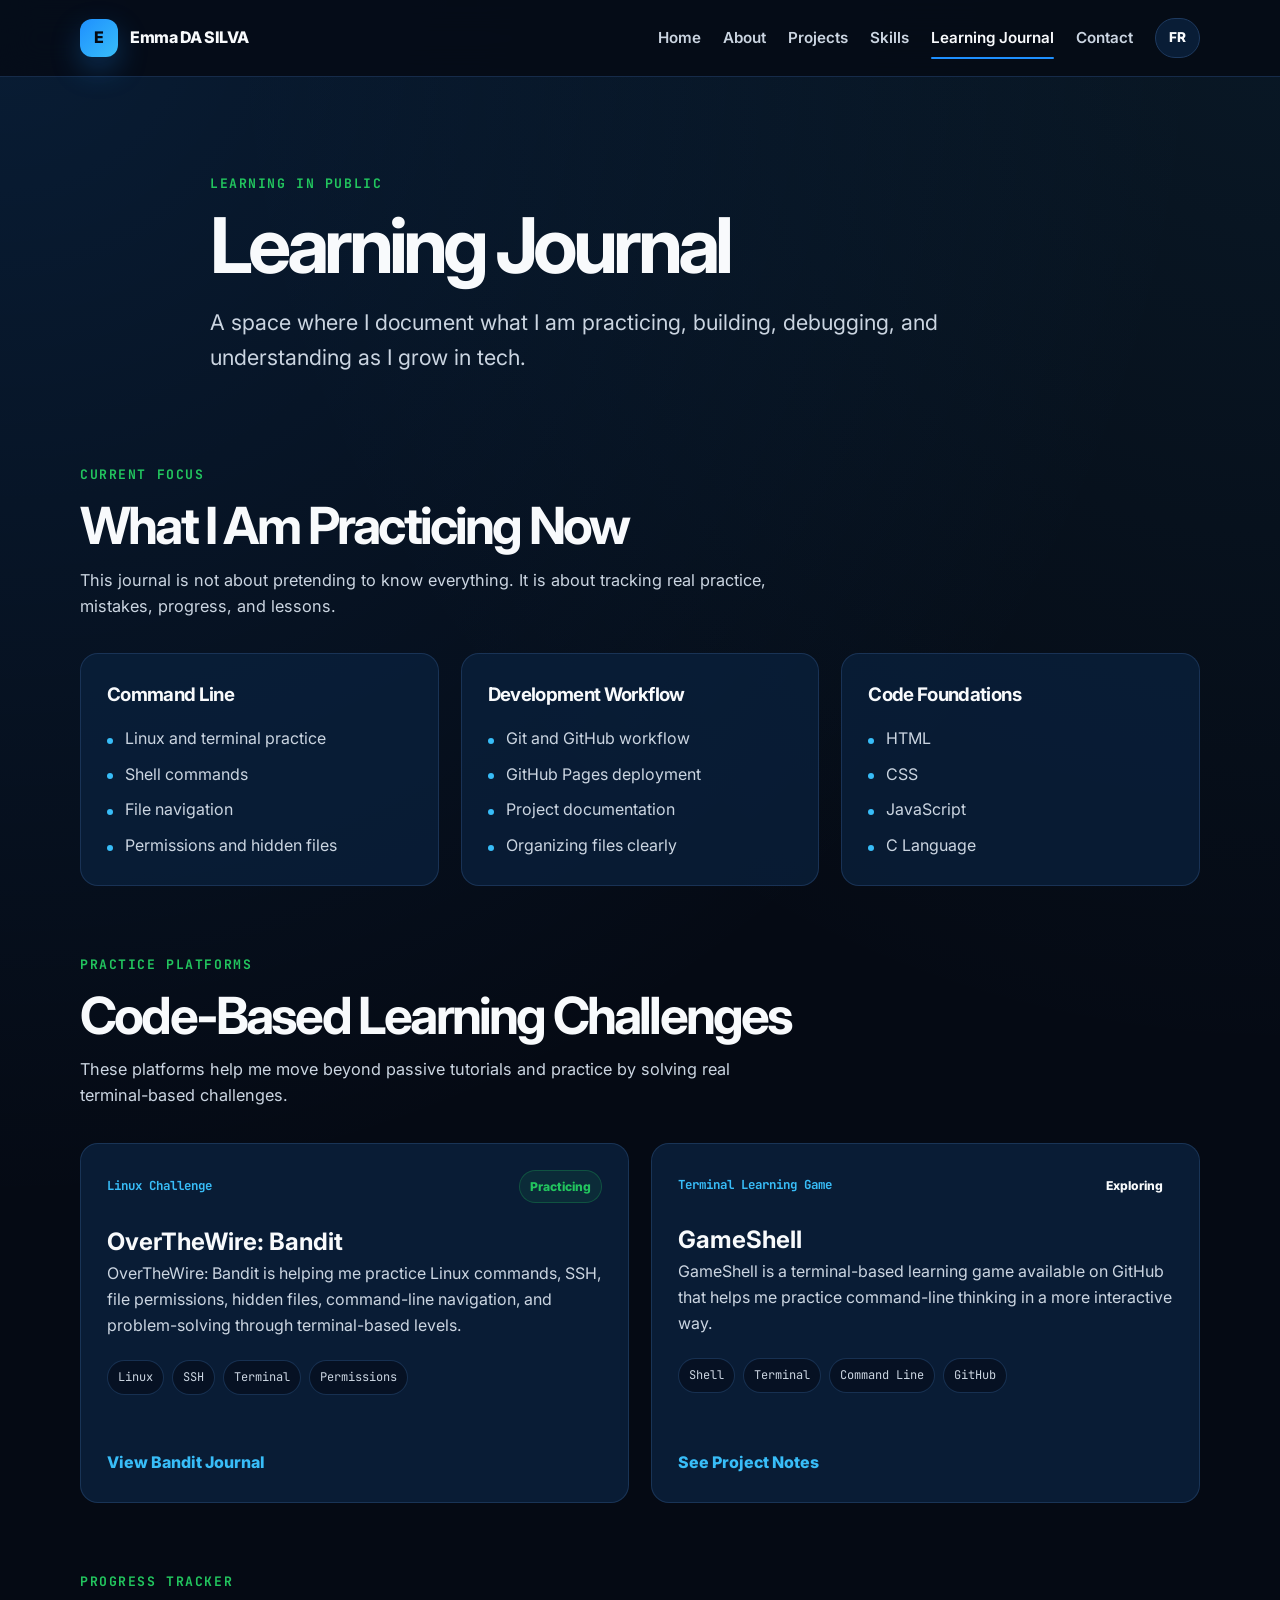
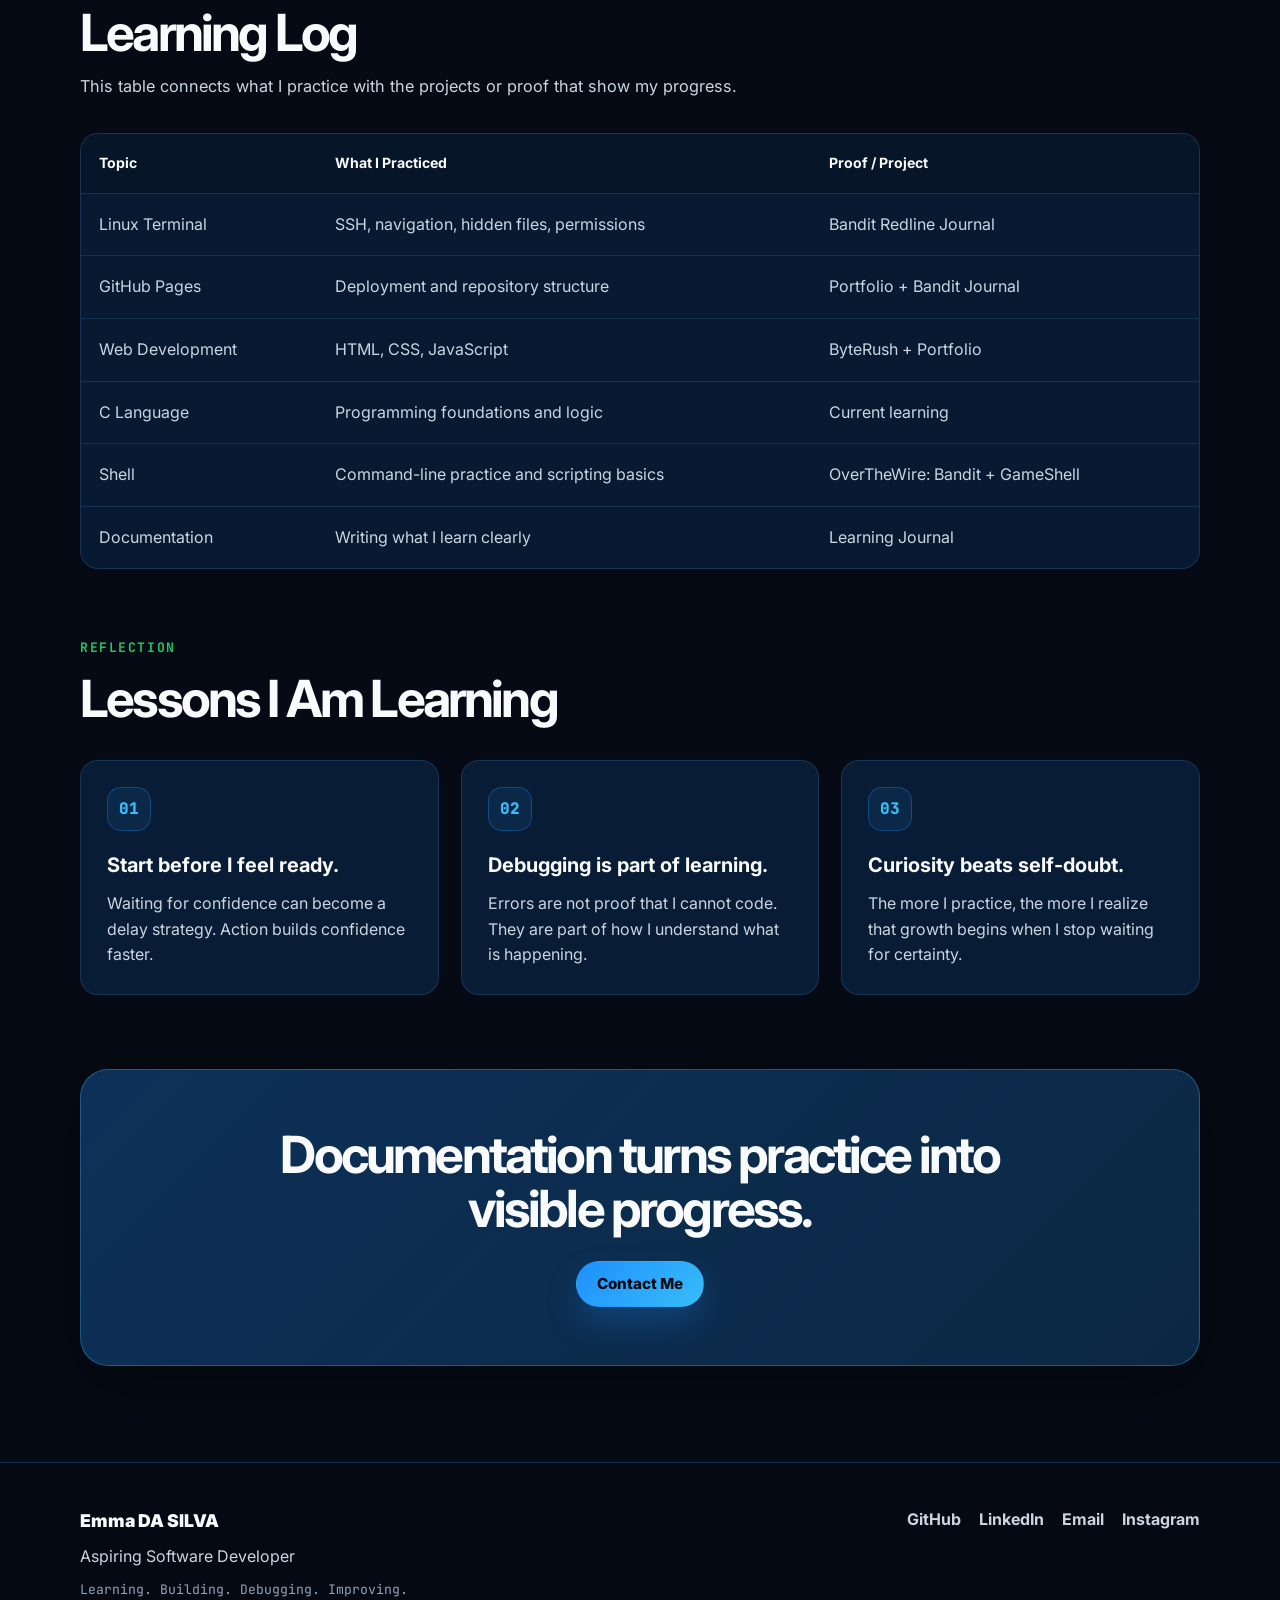
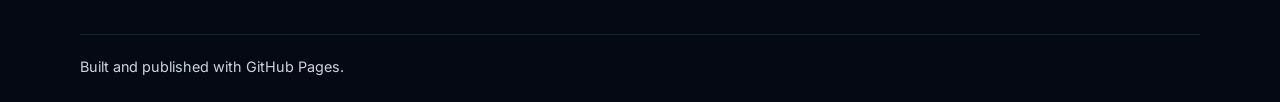
<file: journal.html>
<!DOCTYPE html>
<html lang="en" data-lang="en">
<head>
  <meta charset="UTF-8" />
  <meta name="viewport" content="width=device-width, initial-scale=1.0" />

  <title>Learning Journal | Emma DA SILVA</title>

  <meta
    name="description"
    content="Follow Emma DA SILVA’s learning journal as she practices Linux, Shell, C language, GitHub, web development, and command-line challenges."
  />

  <link rel="preconnect" href="https://fonts.googleapis.com" />
  <link rel="preconnect" href="https://fonts.gstatic.com" crossorigin />

  <link
    href="https://fonts.googleapis.com/css2?family=Inter:wght@400;500;600;700;800&family=JetBrains+Mono:wght@400;500;600&display=swap"
    rel="stylesheet"
  />

  <link rel="stylesheet" href="style.css" />
</head>

<body>
  <!-- Header -->
  <header class="site-header">
    <nav class="navbar container">
      <a href="index.html" class="logo" aria-label="Emma DA SILVA Home">
        <span class="logo-mark">E</span>
        <span class="logo-text">Emma DA SILVA</span>
      </a>

      <button class="nav-toggle" id="navToggle" aria-label="Open navigation menu">
        <span></span>
        <span></span>
        <span></span>
      </button>

      <div class="nav-menu" id="navMenu">
        <a href="index.html" class="nav-link" data-en="Home" data-fr="Accueil">Home</a>
        <a href="about.html" class="nav-link" data-en="About" data-fr="À propos">About</a>
        <a href="projects.html" class="nav-link" data-en="Projects" data-fr="Projets">Projects</a>
        <a href="skills.html" class="nav-link" data-en="Skills" data-fr="Compétences">Skills</a>
        <a href="journal.html" class="nav-link active" data-en="Learning Journal" data-fr="Journal d’apprentissage">Learning Journal</a>
        <a href="contact.html" class="nav-link" data-en="Contact" data-fr="Contact">Contact</a>

        <button class="language-toggle" id="languageToggle" type="button">
          FR
        </button>
      </div>
    </nav>
  </header>

  <main>
    <!-- Page Hero -->
    <section class="page-hero">
      <div class="container page-hero-content">
        <p class="eyebrow" data-en="Learning in Public" data-fr="Apprendre publiquement">
          Learning in Public
        </p>

        <h1 data-en="Learning Journal" data-fr="Journal d’apprentissage">
          Learning Journal
        </h1>

        <p
          data-en="A space where I document what I am practicing, building, debugging, and understanding as I grow in tech."
          data-fr="Un espace où je documente ce que je pratique, construis, débogue et comprends pendant ma progression en technologie."
        >
          A space where I document what I am practicing, building, debugging, and understanding
          as I grow in tech.
        </p>
      </div>
    </section>

    <!-- Current Learning Focus -->
    <section class="content-section">
      <div class="container">
        <div class="section-header">
          <p class="eyebrow" data-en="Current Focus" data-fr="Focus actuel">
            Current Focus
          </p>

          <h2 data-en="What I Am Practicing Now" data-fr="Ce que je pratique actuellement">
            What I Am Practicing Now
          </h2>

          <p
            data-en="This journal is not about pretending to know everything. It is about tracking real practice, mistakes, progress, and lessons."
            data-fr="Ce journal ne sert pas à prétendre tout savoir. Il sert à suivre la pratique réelle, les erreurs, les progrès et les leçons."
          >
            This journal is not about pretending to know everything. It is about tracking
            real practice, mistakes, progress, and lessons.
          </p>
        </div>

        <div class="list-grid">
          <article class="skill-group">
            <h3 data-en="Command Line" data-fr="Ligne de commande">
              Command Line
            </h3>

            <ul class="clean-list">
              <li data-en="Linux and terminal practice" data-fr="Pratique de Linux et du terminal">Linux and terminal practice</li>
              <li data-en="Shell commands" data-fr="Commandes Shell">Shell commands</li>
              <li data-en="File navigation" data-fr="Navigation dans les fichiers">File navigation</li>
              <li data-en="Permissions and hidden files" data-fr="Permissions et fichiers cachés">Permissions and hidden files</li>
            </ul>
          </article>

          <article class="skill-group">
            <h3 data-en="Development Workflow" data-fr="Workflow de développement">
              Development Workflow
            </h3>

            <ul class="clean-list">
              <li data-en="Git and GitHub workflow" data-fr="Workflow Git et GitHub">Git and GitHub workflow</li>
              <li data-en="GitHub Pages deployment" data-fr="Déploiement avec GitHub Pages">GitHub Pages deployment</li>
              <li data-en="Project documentation" data-fr="Documentation de projet">Project documentation</li>
              <li data-en="Organizing files clearly" data-fr="Organisation claire des fichiers">Organizing files clearly</li>
            </ul>
          </article>

          <article class="skill-group">
            <h3 data-en="Code Foundations" data-fr="Bases du code">
              Code Foundations
            </h3>

            <ul class="clean-list">
              <li>HTML</li>
              <li>CSS</li>
              <li>JavaScript</li>
              <li>C Language</li>
            </ul>
          </article>
        </div>
      </div>
    </section>

    <!-- Learning Platforms -->
    <section class="content-section">
      <div class="container">
        <div class="section-header">
          <p class="eyebrow" data-en="Practice Platforms" data-fr="Plateformes de pratique">
            Practice Platforms
          </p>

          <h2 data-en="Code-Based Learning Challenges" data-fr="Défis d’apprentissage basés sur le code">
            Code-Based Learning Challenges
          </h2>

          <p
            data-en="These platforms help me move beyond passive tutorials and practice by solving real terminal-based challenges."
            data-fr="Ces plateformes m’aident à dépasser les tutoriels passifs et à pratiquer en résolvant de vrais défis dans le terminal."
          >
            These platforms help me move beyond passive tutorials and practice by solving
            real terminal-based challenges.
          </p>
        </div>

        <div class="project-grid">
          <article class="project-card">
            <div class="project-top">
              <span class="project-type" data-en="Linux Challenge" data-fr="Défi Linux">
                Linux Challenge
              </span>

              <span class="status-badge status-progress" data-en="Practicing" data-fr="En pratique">
                Practicing
              </span>
            </div>

            <h2 data-en="OverTheWire: Bandit" data-fr="OverTheWire: Bandit">
              OverTheWire: Bandit
            </h2>

            <p
              data-en="OverTheWire: Bandit is helping me practice Linux commands, SSH, file permissions, hidden files, command-line navigation, and problem-solving through terminal-based levels."
              data-fr="OverTheWire: Bandit m’aide à pratiquer les commandes Linux, SSH, les permissions de fichiers, les fichiers cachés, la navigation en ligne de commande et la résolution de problèmes à travers des niveaux dans le terminal."
            >
              OverTheWire: Bandit is helping me practice Linux commands, SSH, file permissions,
              hidden files, command-line navigation, and problem-solving through terminal-based levels.
            </p>

            <div class="tag-list">
              <span>Linux</span>
              <span>SSH</span>
              <span>Terminal</span>
              <span>Permissions</span>
            </div>

            <a
              href="https://emma-dasilva-dev.github.io/bandit-redline-journal/"
              target="_blank"
              rel="noopener noreferrer"
              class="project-link"
              data-en="View Bandit Journal"
              data-fr="Voir le journal Bandit"
            >
              View Bandit Journal
            </a>
          </article>

          <article class="project-card">
            <div class="project-top">
              <span class="project-type" data-en="Terminal Learning Game" data-fr="Jeu d’apprentissage terminal">
                Terminal Learning Game
              </span>

              <span class="status-badge" data-en="Exploring" data-fr="En exploration">
                Exploring
              </span>
            </div>

            <h2 data-en="GameShell" data-fr="GameShell">
              GameShell
            </h2>

            <p
              data-en="GameShell is a terminal-based learning game available on GitHub that helps me practice command-line thinking in a more interactive way."
              data-fr="GameShell est un jeu d’apprentissage dans le terminal disponible sur GitHub, qui m’aide à pratiquer la réflexion en ligne de commande de manière plus interactive."
            >
              GameShell is a terminal-based learning game available on GitHub that helps me
              practice command-line thinking in a more interactive way.
            </p>

            <div class="tag-list">
              <span>Shell</span>
              <span>Terminal</span>
              <span>Command Line</span>
              <span>GitHub</span>
            </div>

            <a
              href="projects.html"
              class="project-link"
              data-en="See Project Notes"
              data-fr="Voir les notes du projet"
            >
              See Project Notes
            </a>
          </article>
        </div>
      </div>
    </section>

    <!-- Learning Log Table -->
    <section class="content-section">
      <div class="container">
        <div class="section-header">
          <p class="eyebrow" data-en="Progress Tracker" data-fr="Suivi de progression">
            Progress Tracker
          </p>

          <h2 data-en="Learning Log" data-fr="Journal de progression">
            Learning Log
          </h2>

          <p
            data-en="This table connects what I practice with the projects or proof that show my progress."
            data-fr="Ce tableau relie ce que je pratique aux projets ou preuves qui montrent ma progression."
          >
            This table connects what I practice with the projects or proof that show my progress.
          </p>
        </div>

        <div class="table-wrap">
          <table>
            <thead>
              <tr>
                <th data-en="Topic" data-fr="Sujet">Topic</th>
                <th data-en="What I Practiced" data-fr="Ce que j’ai pratiqué">What I Practiced</th>
                <th data-en="Proof / Project" data-fr="Preuve / Projet">Proof / Project</th>
              </tr>
            </thead>

            <tbody>
              <tr>
                <td data-en="Linux Terminal" data-fr="Terminal Linux">Linux Terminal</td>
                <td data-en="SSH, navigation, hidden files, permissions" data-fr="SSH, navigation, fichiers cachés, permissions">SSH, navigation, hidden files, permissions</td>
                <td data-en="Bandit Redline Journal" data-fr="Bandit Redline Journal">Bandit Redline Journal</td>
              </tr>

              <tr>
                <td data-en="GitHub Pages" data-fr="GitHub Pages">GitHub Pages</td>
                <td data-en="Deployment and repository structure" data-fr="Déploiement et structure de dépôt">Deployment and repository structure</td>
                <td data-en="Portfolio + Bandit Journal" data-fr="Portfolio + Journal Bandit">Portfolio + Bandit Journal</td>
              </tr>

              <tr>
                <td data-en="Web Development" data-fr="Développement web">Web Development</td>
                <td data-en="HTML, CSS, JavaScript" data-fr="HTML, CSS, JavaScript">HTML, CSS, JavaScript</td>
                <td data-en="ByteRush + Portfolio" data-fr="ByteRush + Portfolio">ByteRush + Portfolio</td>
              </tr>

              <tr>
                <td data-en="C Language" data-fr="Langage C">C Language</td>
                <td data-en="Programming foundations and logic" data-fr="Bases de programmation et logique">Programming foundations and logic</td>
                <td data-en="Current learning" data-fr="Apprentissage actuel">Current learning</td>
              </tr>

              <tr>
                <td data-en="Shell" data-fr="Shell">Shell</td>
                <td data-en="Command-line practice and scripting basics" data-fr="Pratique de la ligne de commande et bases du scripting">Command-line practice and scripting basics</td>
                <td data-en="OverTheWire: Bandit + GameShell" data-fr="OverTheWire: Bandit + GameShell">OverTheWire: Bandit + GameShell</td>
              </tr>

              <tr>
                <td data-en="Documentation" data-fr="Documentation">Documentation</td>
                <td data-en="Writing what I learn clearly" data-fr="Écrire clairement ce que j’apprends">Writing what I learn clearly</td>
                <td data-en="Learning Journal" data-fr="Journal d’apprentissage">Learning Journal</td>
              </tr>
            </tbody>
          </table>
        </div>
      </div>
    </section>

    <!-- Lessons -->
    <section class="content-section">
      <div class="container">
        <div class="section-header">
          <p class="eyebrow" data-en="Reflection" data-fr="Réflexion">
            Reflection
          </p>

          <h2 data-en="Lessons I Am Learning" data-fr="Leçons que j’apprends">
            Lessons I Am Learning
          </h2>
        </div>

        <div class="cards-grid three-columns">
          <article class="info-card">
            <div class="card-icon">01</div>
            <h2 data-en="Start before I feel ready." data-fr="Commencer avant de me sentir prête.">
              Start before I feel ready.
            </h2>
            <p
              data-en="Waiting for confidence can become a delay strategy. Action builds confidence faster."
              data-fr="Attendre la confiance peut devenir une stratégie de retardement. L’action construit la confiance plus vite."
            >
              Waiting for confidence can become a delay strategy. Action builds confidence faster.
            </p>
          </article>

          <article class="info-card">
            <div class="card-icon">02</div>
            <h2 data-en="Debugging is part of learning." data-fr="Le débogage fait partie de l’apprentissage.">
              Debugging is part of learning.
            </h2>
            <p
              data-en="Errors are not proof that I cannot code. They are part of how I understand what is happening."
              data-fr="Les erreurs ne prouvent pas que je ne peux pas coder. Elles font partie du processus qui m’aide à comprendre ce qui se passe."
            >
              Errors are not proof that I cannot code. They are part of how I understand what is happening.
            </p>
          </article>

          <article class="info-card">
            <div class="card-icon">03</div>
            <h2 data-en="Curiosity beats self-doubt." data-fr="La curiosité dépasse le doute.">
              Curiosity beats self-doubt.
            </h2>
            <p
              data-en="The more I practice, the more I realize that growth begins when I stop waiting for certainty."
              data-fr="Plus je pratique, plus je comprends que la croissance commence quand j’arrête d’attendre la certitude."
            >
              The more I practice, the more I realize that growth begins when I stop waiting for certainty.
            </p>
          </article>
        </div>
      </div>
    </section>

    <!-- CTA -->
    <section class="final-cta section-padding">
      <div class="container">
        <div class="cta-box">
          <h2
            data-en="Documentation turns practice into visible progress."
            data-fr="La documentation transforme la pratique en progrès visible."
          >
            Documentation turns practice into visible progress.
          </h2>

          <a
            href="contact.html"
            class="btn btn-primary"
            data-en="Contact Me"
            data-fr="Me contacter"
          >
            Contact Me
          </a>
        </div>
      </div>
    </section>
  </main>

  <!-- Footer -->
  <footer class="site-footer">
    <div class="container footer-grid">
      <div>
        <a href="index.html" class="footer-logo">Emma DA SILVA</a>
        <p
          data-en="Aspiring Software Developer"
          data-fr="Développeuse logiciel en devenir"
        >
          Aspiring Software Developer
        </p>
        <p class="footer-small">Learning. Building. Debugging. Improving.</p>
      </div>

      <div class="footer-links">
        <a href="https://github.com/emma-dasilva-dev" target="_blank" rel="noopener noreferrer">GitHub</a>
        <a href="https://www.linkedin.com/in/emmadasilvadev/" target="_blank" rel="noopener noreferrer">LinkedIn</a>
        <a href="mailto:emma.dasilva.dev@gmail.com">Email</a>
        <a href="https://www.instagram.com/reine.dsv/" target="_blank" rel="noopener noreferrer">Instagram</a>
      </div>
    </div>

    <div class="container footer-bottom">
      <p
        data-en="Built and published with GitHub Pages."
        data-fr="Construit et publié avec GitHub Pages."
      >
        Built and published with GitHub Pages.
      </p>
    </div>
  </footer>

  <script src="script.js"></script>
</body>
</html>
</file>
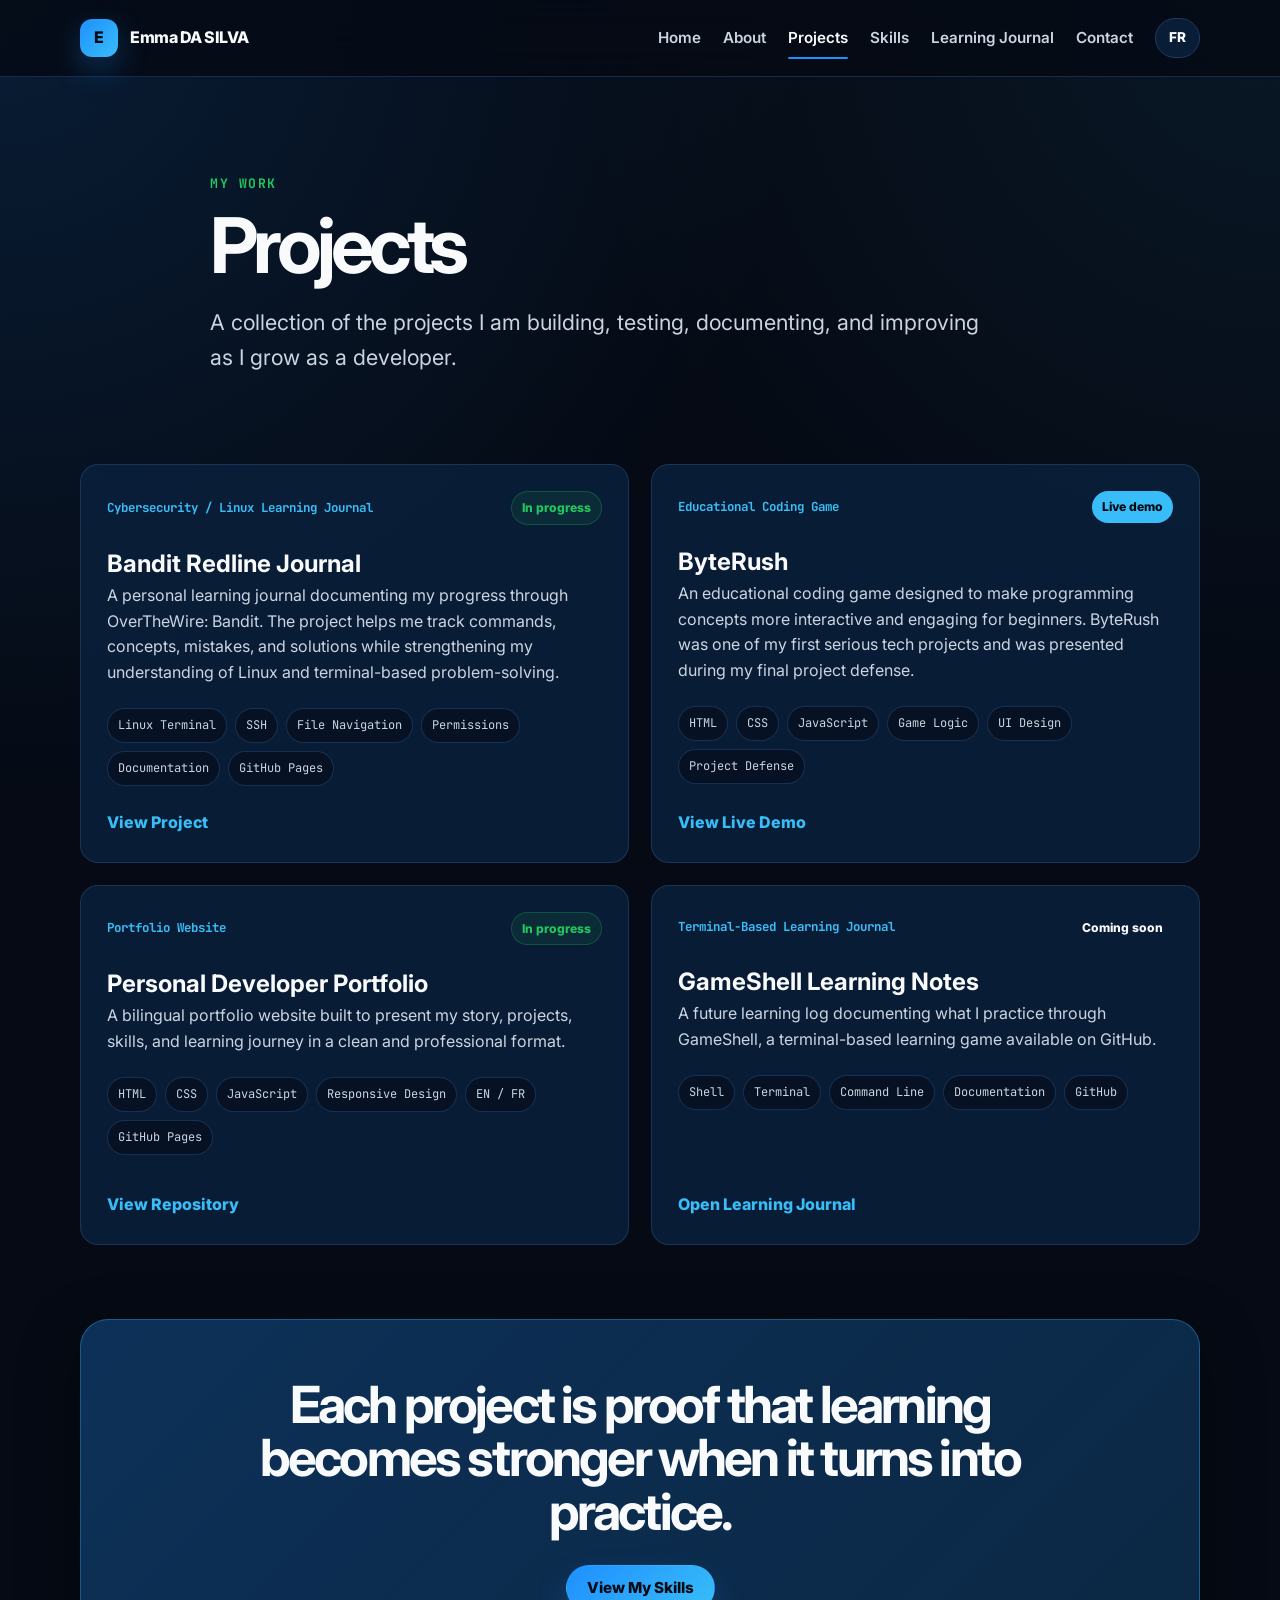
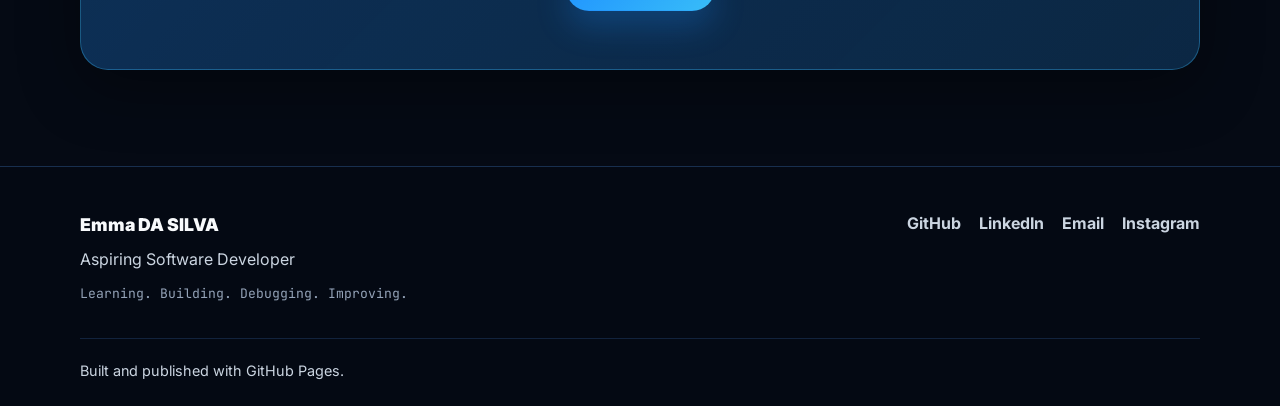
<file: projects.html>
<!DOCTYPE html>
<html lang="en" data-lang="en">
<head>
  <meta charset="UTF-8" />
  <meta name="viewport" content="width=device-width, initial-scale=1.0" />

  <title>Projects | Emma DA SILVA</title>

  <meta
    name="description"
    content="Explore Emma DA SILVA’s developer projects, including Bandit Redline Journal, ByteRush, and her personal bilingual developer portfolio."
  />

  <link rel="preconnect" href="https://fonts.googleapis.com" />
  <link rel="preconnect" href="https://fonts.gstatic.com" crossorigin />

  <link
    href="https://fonts.googleapis.com/css2?family=Inter:wght@400;500;600;700;800&family=JetBrains+Mono:wght@400;500;600&display=swap"
    rel="stylesheet"
  />

  <link rel="stylesheet" href="style.css" />
</head>

<body>
  <!-- Header -->
  <header class="site-header">
    <nav class="navbar container">
      <a href="index.html" class="logo" aria-label="Emma DA SILVA Home">
        <span class="logo-mark">E</span>
        <span class="logo-text">Emma DA SILVA</span>
      </a>

      <button class="nav-toggle" id="navToggle" aria-label="Open navigation menu">
        <span></span>
        <span></span>
        <span></span>
      </button>

      <div class="nav-menu" id="navMenu">
        <a href="index.html" class="nav-link" data-en="Home" data-fr="Accueil">Home</a>
        <a href="about.html" class="nav-link" data-en="About" data-fr="À propos">About</a>
        <a href="projects.html" class="nav-link active" data-en="Projects" data-fr="Projets">Projects</a>
        <a href="skills.html" class="nav-link" data-en="Skills" data-fr="Compétences">Skills</a>
        <a href="journal.html" class="nav-link" data-en="Learning Journal" data-fr="Journal d’apprentissage">Learning Journal</a>
        <a href="contact.html" class="nav-link" data-en="Contact" data-fr="Contact">Contact</a>

        <button class="language-toggle" id="languageToggle" type="button">
          FR
        </button>
      </div>
    </nav>
  </header>

  <main>
    <!-- Page Hero -->
    <section class="page-hero">
      <div class="container page-hero-content">
        <p class="eyebrow" data-en="My Work" data-fr="Mon travail">
          My Work
        </p>

        <h1 data-en="Projects" data-fr="Projets">
          Projects
        </h1>

        <p
          data-en="A collection of the projects I am building, testing, documenting, and improving as I grow as a developer."
          data-fr="Une collection de projets que je construis, teste, documente et améliore pendant que je progresse comme développeuse."
        >
          A collection of the projects I am building, testing, documenting, and improving
          as I grow as a developer.
        </p>
      </div>
    </section>

    <!-- Projects -->
    <section class="content-section">
      <div class="container">
        <div class="project-grid">
          <!-- Project 1 -->
          <article class="project-card">
            <div class="project-top">
              <span
                class="project-type"
                data-en="Cybersecurity / Linux Learning Journal"
                data-fr="Cybersécurité / Journal d’apprentissage Linux"
              >
                Cybersecurity / Linux Learning Journal
              </span>

              <span class="status-badge status-progress" data-en="In progress" data-fr="En cours">
                In progress
              </span>
            </div>

            <h2 data-en="Bandit Redline Journal" data-fr="Bandit Redline Journal">
              Bandit Redline Journal
            </h2>

            <p
              data-en="A personal learning journal documenting my progress through OverTheWire: Bandit. The project helps me track commands, concepts, mistakes, and solutions while strengthening my understanding of Linux and terminal-based problem-solving."
              data-fr="Un journal d’apprentissage personnel qui documente ma progression sur OverTheWire: Bandit. Ce projet m’aide à suivre les commandes, les concepts, les erreurs et les solutions tout en renforçant ma compréhension de Linux et de la résolution de problèmes dans le terminal."
            >
              A personal learning journal documenting my progress through OverTheWire: Bandit.
              The project helps me track commands, concepts, mistakes, and solutions while
              strengthening my understanding of Linux and terminal-based problem-solving.
            </p>

            <div class="tag-list">
              <span>Linux Terminal</span>
              <span>SSH</span>
              <span>File Navigation</span>
              <span>Permissions</span>
              <span>Documentation</span>
              <span>GitHub Pages</span>
            </div>

            <a
              href="https://emma-dasilva-dev.github.io/bandit-redline-journal/"
              target="_blank"
              rel="noopener noreferrer"
              class="project-link"
              data-en="View Project"
              data-fr="Voir le projet"
            >
              View Project
            </a>
          </article>

          <!-- Project 2 -->
          <article class="project-card">
            <div class="project-top">
              <span
                class="project-type"
                data-en="Educational Coding Game"
                data-fr="Jeu éducatif de code"
              >
                Educational Coding Game
              </span>

              <span class="status-badge status-live" data-en="Live demo" data-fr="Démo en ligne">
                Live demo
              </span>
            </div>

            <h2 data-en="ByteRush" data-fr="ByteRush">
              ByteRush
            </h2>

            <p
              data-en="An educational coding game designed to make programming concepts more interactive and engaging for beginners. ByteRush was one of my first serious tech projects and was presented during my final project defense."
              data-fr="Un jeu éducatif de code conçu pour rendre les concepts de programmation plus interactifs et engageants pour les débutants. ByteRush a été l’un de mes premiers projets tech sérieux et a été présenté pendant ma soutenance finale."
            >
              An educational coding game designed to make programming concepts more interactive
              and engaging for beginners. ByteRush was one of my first serious tech projects
              and was presented during my final project defense.
            </p>

            <div class="tag-list">
              <span>HTML</span>
              <span>CSS</span>
              <span>JavaScript</span>
              <span>Game Logic</span>
              <span>UI Design</span>
              <span>Project Defense</span>
            </div>

            <a
              href="https://www.azatoys.com/"
              target="_blank"
              rel="noopener noreferrer"
              class="project-link"
              data-en="View Live Demo"
              data-fr="Voir la démo"
            >
              View Live Demo
            </a>
          </article>

          <!-- Project 3 -->
          <article class="project-card">
            <div class="project-top">
              <span
                class="project-type"
                data-en="Portfolio Website"
                data-fr="Site portfolio"
              >
                Portfolio Website
              </span>

              <span class="status-badge status-progress" data-en="In progress" data-fr="En cours">
                In progress
              </span>
            </div>

            <h2
              data-en="Personal Developer Portfolio"
              data-fr="Portfolio développeuse personnel"
            >
              Personal Developer Portfolio
            </h2>

            <p
              data-en="A bilingual portfolio website built to present my story, projects, skills, and learning journey in a clean and professional format."
              data-fr="Un portfolio bilingue construit pour présenter mon histoire, mes projets, mes compétences et mon parcours d’apprentissage dans un format propre et professionnel."
            >
              A bilingual portfolio website built to present my story, projects, skills,
              and learning journey in a clean and professional format.
            </p>

            <div class="tag-list">
              <span>HTML</span>
              <span>CSS</span>
              <span>JavaScript</span>
              <span>Responsive Design</span>
              <span>EN / FR</span>
              <span>GitHub Pages</span>
            </div>

            <a
              href="https://github.com/emma-dasilva-dev/emma-da-silva-portfolio"
              target="_blank"
              rel="noopener noreferrer"
              class="project-link"
              data-en="View Repository"
              data-fr="Voir le dépôt"
            >
              View Repository
            </a>
          </article>

          <!-- Project 4 -->
          <article class="project-card">
            <div class="project-top">
              <span
                class="project-type"
                data-en="Terminal-Based Learning Journal"
                data-fr="Journal d’apprentissage dans le terminal"
              >
                Terminal-Based Learning Journal
              </span>

              <span class="status-badge" data-en="Coming soon" data-fr="Bientôt disponible">
                Coming soon
              </span>
            </div>

            <h2 data-en="GameShell Learning Notes" data-fr="Notes d’apprentissage GameShell">
              GameShell Learning Notes
            </h2>

            <p
              data-en="A future learning log documenting what I practice through GameShell, a terminal-based learning game available on GitHub."
              data-fr="Un futur journal d’apprentissage pour documenter ce que je pratique avec GameShell, un jeu d’apprentissage dans le terminal disponible sur GitHub."
            >
              A future learning log documenting what I practice through GameShell, a terminal-based
              learning game available on GitHub.
            </p>

            <div class="tag-list">
              <span>Shell</span>
              <span>Terminal</span>
              <span>Command Line</span>
              <span>Documentation</span>
              <span>GitHub</span>
            </div>

            <a
              href="journal.html"
              class="project-link"
              data-en="Open Learning Journal"
              data-fr="Ouvrir le journal d’apprentissage"
            >
              Open Learning Journal
            </a>
          </article>
        </div>
      </div>
    </section>

    <!-- CTA -->
    <section class="final-cta section-padding">
      <div class="container">
        <div class="cta-box">
          <h2
            data-en="Each project is proof that learning becomes stronger when it turns into practice."
            data-fr="Chaque projet prouve que l’apprentissage devient plus solide lorsqu’il se transforme en pratique."
          >
            Each project is proof that learning becomes stronger when it turns into practice.
          </h2>

          <a
            href="skills.html"
            class="btn btn-primary"
            data-en="View My Skills"
            data-fr="Voir mes compétences"
          >
            View My Skills
          </a>
        </div>
      </div>
    </section>
  </main>

  <!-- Footer -->
  <footer class="site-footer">
    <div class="container footer-grid">
      <div>
        <a href="index.html" class="footer-logo">Emma DA SILVA</a>
        <p
          data-en="Aspiring Software Developer"
          data-fr="Développeuse logiciel en devenir"
        >
          Aspiring Software Developer
        </p>
        <p class="footer-small">Learning. Building. Debugging. Improving.</p>
      </div>

      <div class="footer-links">
        <a href="https://github.com/emma-dasilva-dev" target="_blank" rel="noopener noreferrer">GitHub</a>
        <a href="https://www.linkedin.com/in/emmadasilvadev/" target="_blank" rel="noopener noreferrer">LinkedIn</a>
        <a href="mailto:emma.dasilva.dev@gmail.com">Email</a>
        <a href="https://www.instagram.com/reine.dsv/" target="_blank" rel="noopener noreferrer">Instagram</a>
      </div>
    </div>

    <div class="container footer-bottom">
      <p
        data-en="Built and published with GitHub Pages."
        data-fr="Construit et publié avec GitHub Pages."
      >
        Built and published with GitHub Pages.
      </p>
    </div>
  </footer>

  <script src="script.js"></script>
</body>
</html>
</file>
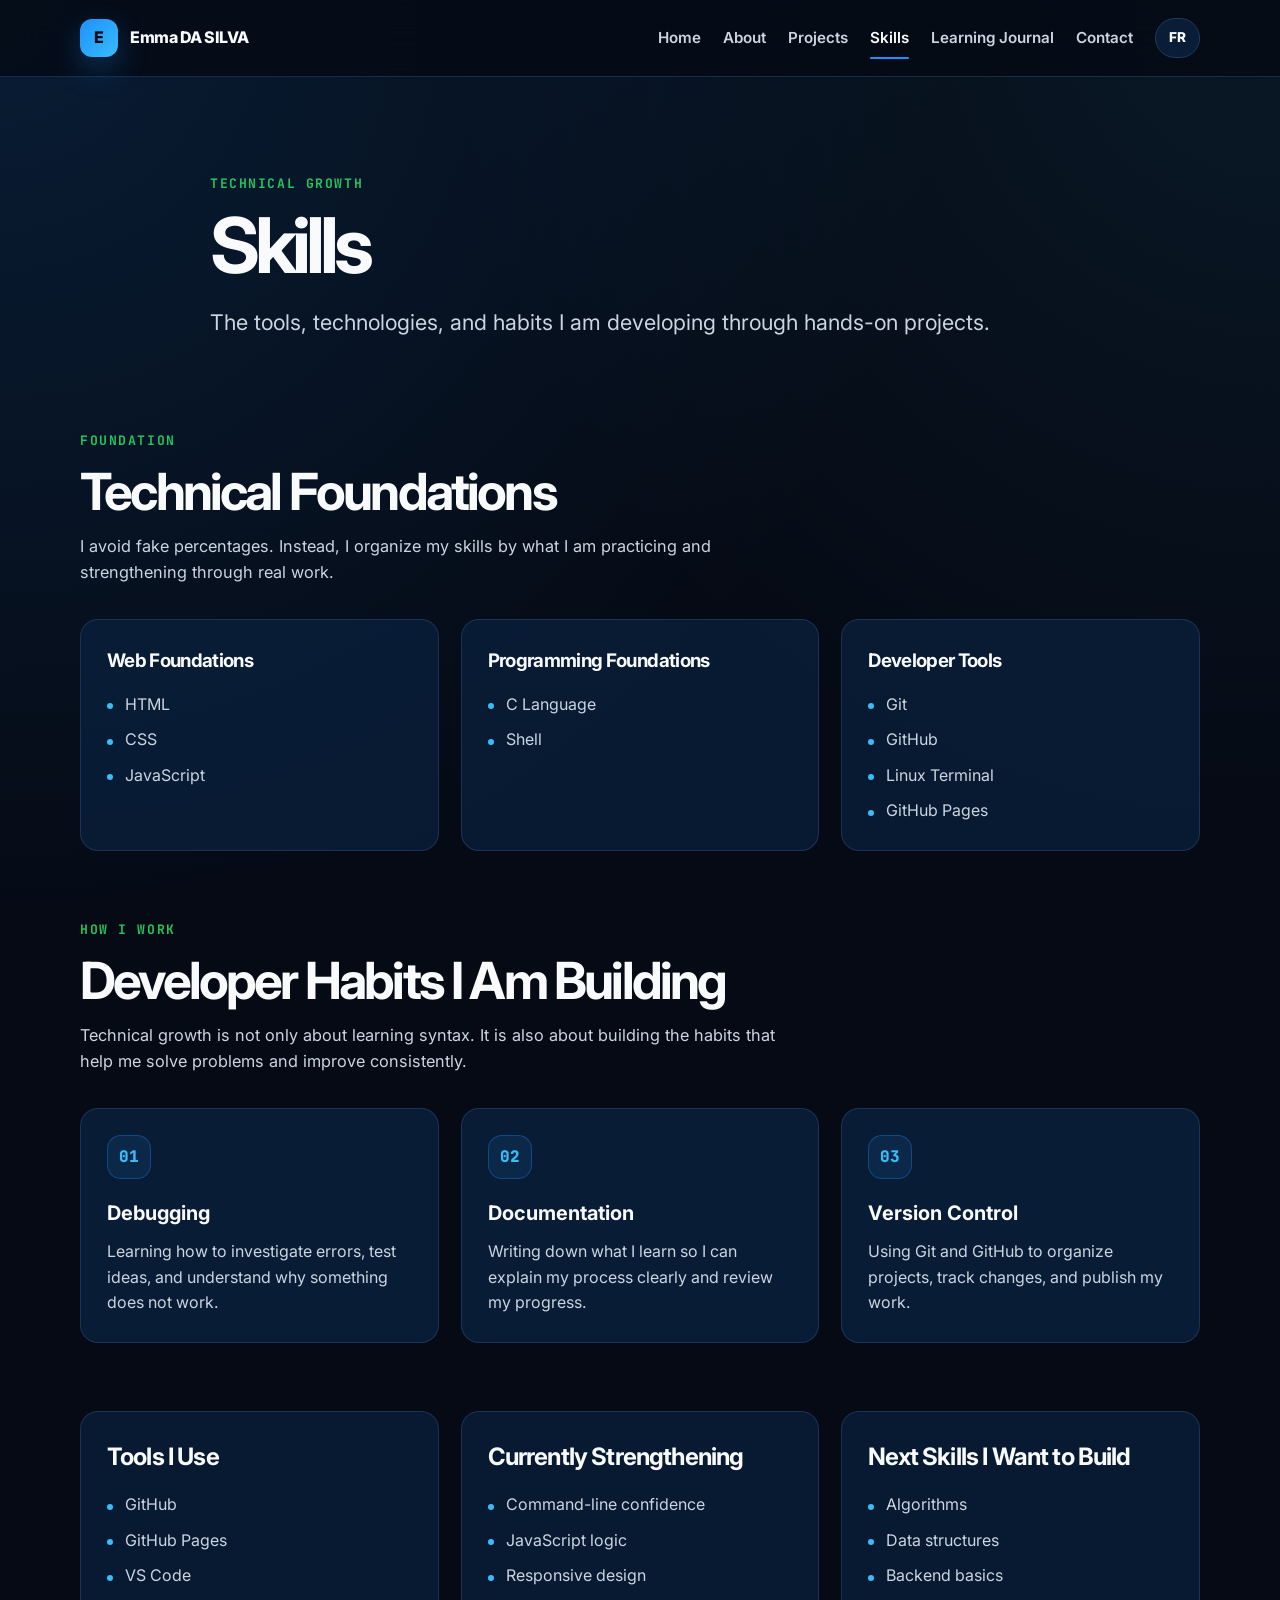
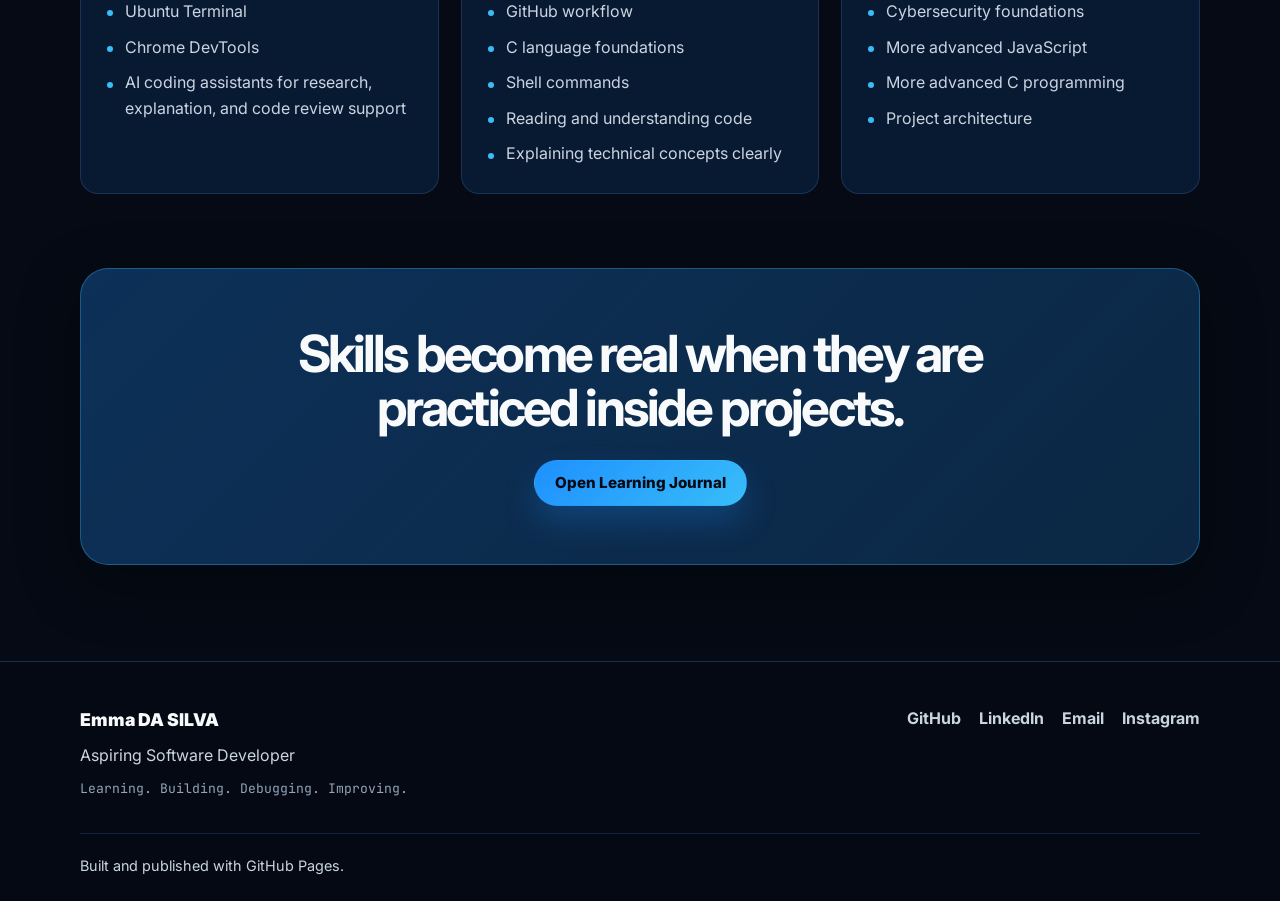
<file: skills.html>
<!DOCTYPE html>
<html lang="en" data-lang="en">
<head>
  <meta charset="UTF-8" />
  <meta name="viewport" content="width=device-width, initial-scale=1.0" />

  <title>Skills | Emma DA SILVA</title>

  <meta
    name="description"
    content="Explore the technical foundations, developer habits, and tools Emma DA SILVA is developing through hands-on projects."
  />

  <link rel="preconnect" href="https://fonts.googleapis.com" />
  <link rel="preconnect" href="https://fonts.gstatic.com" crossorigin />

  <link
    href="https://fonts.googleapis.com/css2?family=Inter:wght@400;500;600;700;800&family=JetBrains+Mono:wght@400;500;600&display=swap"
    rel="stylesheet"
  />

  <link rel="stylesheet" href="style.css" />
</head>

<body>
  <!-- Header -->
  <header class="site-header">
    <nav class="navbar container">
      <a href="index.html" class="logo" aria-label="Emma DA SILVA Home">
        <span class="logo-mark">E</span>
        <span class="logo-text">Emma DA SILVA</span>
      </a>

      <button class="nav-toggle" id="navToggle" aria-label="Open navigation menu">
        <span></span>
        <span></span>
        <span></span>
      </button>

      <div class="nav-menu" id="navMenu">
        <a href="index.html" class="nav-link" data-en="Home" data-fr="Accueil">Home</a>
        <a href="about.html" class="nav-link" data-en="About" data-fr="À propos">About</a>
        <a href="projects.html" class="nav-link" data-en="Projects" data-fr="Projets">Projects</a>
        <a href="skills.html" class="nav-link active" data-en="Skills" data-fr="Compétences">Skills</a>
        <a href="journal.html" class="nav-link" data-en="Learning Journal" data-fr="Journal d’apprentissage">Learning Journal</a>
        <a href="contact.html" class="nav-link" data-en="Contact" data-fr="Contact">Contact</a>

        <button class="language-toggle" id="languageToggle" type="button">
          FR
        </button>
      </div>
    </nav>
  </header>

  <main>
    <!-- Page Hero -->
    <section class="page-hero">
      <div class="container page-hero-content">
        <p class="eyebrow" data-en="Technical Growth" data-fr="Progression technique">
          Technical Growth
        </p>

        <h1 data-en="Skills" data-fr="Compétences">
          Skills
        </h1>

        <p
          data-en="The tools, technologies, and habits I am developing through hands-on projects."
          data-fr="Les outils, technologies et habitudes que je développe à travers des projets pratiques."
        >
          The tools, technologies, and habits I am developing through hands-on projects.
        </p>
      </div>
    </section>

    <!-- Technical Foundations -->
    <section class="content-section">
      <div class="container">
        <div class="section-header">
          <p class="eyebrow" data-en="Foundation" data-fr="Base technique">
            Foundation
          </p>

          <h2 data-en="Technical Foundations" data-fr="Bases techniques">
            Technical Foundations
          </h2>

          <p
            data-en="I avoid fake percentages. Instead, I organize my skills by what I am practicing and strengthening through real work."
            data-fr="J’évite les faux pourcentages. À la place, j’organise mes compétences selon ce que je pratique et renforce à travers du vrai travail."
          >
            I avoid fake percentages. Instead, I organize my skills by what I am practicing
            and strengthening through real work.
          </p>
        </div>

        <div class="list-grid">
          <article class="skill-group">
            <h3 data-en="Web Foundations" data-fr="Bases web">
              Web Foundations
            </h3>

            <ul class="clean-list">
              <li>HTML</li>
              <li>CSS</li>
              <li>JavaScript</li>
            </ul>
          </article>

          <article class="skill-group">
            <h3 data-en="Programming Foundations" data-fr="Bases de programmation">
              Programming Foundations
            </h3>

            <ul class="clean-list">
              <li>C Language</li>
              <li>Shell</li>
            </ul>
          </article>

          <article class="skill-group">
            <h3 data-en="Developer Tools" data-fr="Outils développeur">
              Developer Tools
            </h3>

            <ul class="clean-list">
              <li>Git</li>
              <li>GitHub</li>
              <li>Linux Terminal</li>
              <li>GitHub Pages</li>
            </ul>
          </article>
        </div>
      </div>
    </section>

    <!-- Developer Habits -->
    <section class="content-section">
      <div class="container">
        <div class="section-header">
          <p class="eyebrow" data-en="How I Work" data-fr="Ma manière de travailler">
            How I Work
          </p>

          <h2
            data-en="Developer Habits I Am Building"
            data-fr="Habitudes de développeuse que je construis"
          >
            Developer Habits I Am Building
          </h2>

          <p
            data-en="Technical growth is not only about learning syntax. It is also about building the habits that help me solve problems and improve consistently."
            data-fr="La progression technique ne consiste pas seulement à apprendre la syntaxe. Elle consiste aussi à construire les habitudes qui m’aident à résoudre des problèmes et à m’améliorer régulièrement."
          >
            Technical growth is not only about learning syntax. It is also about building
            the habits that help me solve problems and improve consistently.
          </p>
        </div>

        <div class="cards-grid three-columns">
          <article class="info-card">
            <div class="card-icon">01</div>
            <h2 data-en="Debugging" data-fr="Débogage">Debugging</h2>
            <p
              data-en="Learning how to investigate errors, test ideas, and understand why something does not work."
              data-fr="Apprendre à analyser les erreurs, tester des idées et comprendre pourquoi quelque chose ne fonctionne pas."
            >
              Learning how to investigate errors, test ideas, and understand why something does not work.
            </p>
          </article>

          <article class="info-card">
            <div class="card-icon">02</div>
            <h2 data-en="Documentation" data-fr="Documentation">Documentation</h2>
            <p
              data-en="Writing down what I learn so I can explain my process clearly and review my progress."
              data-fr="Écrire ce que j’apprends afin d’expliquer clairement mon processus et de revoir mes progrès."
            >
              Writing down what I learn so I can explain my process clearly and review my progress.
            </p>
          </article>

          <article class="info-card">
            <div class="card-icon">03</div>
            <h2 data-en="Version Control" data-fr="Gestion de versions">Version Control</h2>
            <p
              data-en="Using Git and GitHub to organize projects, track changes, and publish my work."
              data-fr="Utiliser Git et GitHub pour organiser mes projets, suivre les changements et publier mon travail."
            >
              Using Git and GitHub to organize projects, track changes, and publish my work.
            </p>
          </article>
        </div>
      </div>
    </section>

    <!-- More Skills -->
    <section class="content-section">
      <div class="container">
        <div class="list-grid">
          <article class="skill-group">
            <h2 data-en="Tools I Use" data-fr="Outils que j’utilise">
              Tools I Use
            </h2>

            <ul class="clean-list">
              <li>GitHub</li>
              <li>GitHub Pages</li>
              <li>VS Code</li>
              <li>Ubuntu Terminal</li>
              <li>Chrome DevTools</li>
              <li
                data-en="AI coding assistants for research, explanation, and code review support"
                data-fr="Assistants IA de code pour la recherche, l’explication et l’aide à la relecture du code"
              >
                AI coding assistants for research, explanation, and code review support
              </li>
            </ul>
          </article>

          <article class="skill-group">
            <h2 data-en="Currently Strengthening" data-fr="Compétences en renforcement">
              Currently Strengthening
            </h2>

            <ul class="clean-list">
              <li data-en="Command-line confidence" data-fr="Confiance en ligne de commande">Command-line confidence</li>
              <li data-en="JavaScript logic" data-fr="Logique JavaScript">JavaScript logic</li>
              <li data-en="Responsive design" data-fr="Design responsive">Responsive design</li>
              <li data-en="GitHub workflow" data-fr="Workflow GitHub">GitHub workflow</li>
              <li data-en="C language foundations" data-fr="Bases du langage C">C language foundations</li>
              <li data-en="Shell commands" data-fr="Commandes Shell">Shell commands</li>
              <li data-en="Reading and understanding code" data-fr="Lecture et compréhension du code">Reading and understanding code</li>
              <li data-en="Explaining technical concepts clearly" data-fr="Explication claire des concepts techniques">Explaining technical concepts clearly</li>
            </ul>
          </article>

          <article class="skill-group">
            <h2 data-en="Next Skills I Want to Build" data-fr="Prochaines compétences à développer">
              Next Skills I Want to Build
            </h2>

            <ul class="clean-list">
              <li data-en="Algorithms" data-fr="Algorithmes">Algorithms</li>
              <li data-en="Data structures" data-fr="Structures de données">Data structures</li>
              <li data-en="Backend basics" data-fr="Bases du backend">Backend basics</li>
              <li data-en="Cybersecurity foundations" data-fr="Bases de la cybersécurité">Cybersecurity foundations</li>
              <li data-en="More advanced JavaScript" data-fr="JavaScript plus avancé">More advanced JavaScript</li>
              <li data-en="More advanced C programming" data-fr="Programmation C plus avancée">More advanced C programming</li>
              <li data-en="Project architecture" data-fr="Architecture de projet">Project architecture</li>
            </ul>
          </article>
        </div>
      </div>
    </section>

    <!-- CTA -->
    <section class="final-cta section-padding">
      <div class="container">
        <div class="cta-box">
          <h2
            data-en="Skills become real when they are practiced inside projects."
            data-fr="Les compétences deviennent réelles lorsqu’elles sont pratiquées dans des projets."
          >
            Skills become real when they are practiced inside projects.
          </h2>

          <a
            href="journal.html"
            class="btn btn-primary"
            data-en="Open Learning Journal"
            data-fr="Ouvrir le journal d’apprentissage"
          >
            Open Learning Journal
          </a>
        </div>
      </div>
    </section>
  </main>

  <!-- Footer -->
  <footer class="site-footer">
    <div class="container footer-grid">
      <div>
        <a href="index.html" class="footer-logo">Emma DA SILVA</a>
        <p
          data-en="Aspiring Software Developer"
          data-fr="Développeuse logiciel en devenir"
        >
          Aspiring Software Developer
        </p>
        <p class="footer-small">Learning. Building. Debugging. Improving.</p>
      </div>

      <div class="footer-links">
        <a href="https://github.com/emma-dasilva-dev" target="_blank" rel="noopener noreferrer">GitHub</a>
        <a href="https://www.linkedin.com/in/emmadasilvadev/" target="_blank" rel="noopener noreferrer">LinkedIn</a>
        <a href="mailto:emma.dasilva.dev@gmail.com">Email</a>
        <a href="https://www.instagram.com/reine.dsv/" target="_blank" rel="noopener noreferrer">Instagram</a>
      </div>
    </div>

    <div class="container footer-bottom">
      <p
        data-en="Built and published with GitHub Pages."
        data-fr="Construit et publié avec GitHub Pages."
      >
        Built and published with GitHub Pages.
      </p>
    </div>
  </footer>

  <script src="script.js"></script>
</body>
</html>
</file>
<file: style.css>
/* ================================
   Emma DA SILVA Portfolio Website
   File: style.css
================================ */

/* ---------- CSS Variables ---------- */
:root {
  --bg-main: #050a14;
  --bg-section: #071a33;
  --bg-card: #0b223f;
  --primary-blue: #1e90ff;
  --cyan-highlight: #38bdf8;
  --text-main: #f8fafc;
  --text-secondary: #cbd5e1;
  --text-muted: #94a3b8;
  --border: #1e3a5f;
  --terminal-green: #22c55e;

  --font-main: "Inter", system-ui, -apple-system, BlinkMacSystemFont, "Segoe UI", sans-serif;
  --font-code: "JetBrains Mono", monospace;

  --container-width: 1120px;
  --radius-sm: 10px;
  --radius-md: 18px;
  --radius-lg: 28px;

  --shadow-soft: 0 18px 60px rgba(0, 0, 0, 0.35);
  --transition: 0.25s ease;
}

/* ---------- Global Reset ---------- */
* {
  margin: 0;
  padding: 0;
  box-sizing: border-box;
}

html {
  scroll-behavior: smooth;
}

body {
  font-family: var(--font-main);
  background:
    radial-gradient(circle at top left, rgba(30, 144, 255, 0.14), transparent 34%),
    radial-gradient(circle at top right, rgba(56, 189, 248, 0.08), transparent 30%),
    var(--bg-main);
  color: var(--text-main);
  line-height: 1.6;
  min-height: 100vh;
}

body.nav-open {
  overflow: hidden;
}

a {
  color: inherit;
  text-decoration: none;
}

img {
  max-width: 100%;
  display: block;
}

button,
input,
textarea {
  font: inherit;
}

button {
  cursor: pointer;
}

/* ---------- Layout Helpers ---------- */
.container {
  width: min(100% - 40px, var(--container-width));
  margin: 0 auto;
}

.section-padding {
  padding: 96px 0;
}

.section-padding-sm {
  padding: 56px 0;
}

.three-columns {
  grid-template-columns: repeat(3, minmax(0, 1fr));
}

.center-action {
  display: flex;
  justify-content: center;
  margin-top: 36px;
}

/* ---------- Header / Navbar ---------- */
.site-header {
  position: sticky;
  top: 0;
  z-index: 100;
  background: rgba(5, 10, 20, 0.82);
  backdrop-filter: blur(18px);
  border-bottom: 1px solid rgba(30, 58, 95, 0.7);
}

.navbar {
  min-height: 76px;
  display: flex;
  align-items: center;
  justify-content: space-between;
  gap: 24px;
}

.logo {
  display: inline-flex;
  align-items: center;
  gap: 12px;
  font-weight: 800;
  letter-spacing: -0.03em;
}

.logo-mark {
  width: 38px;
  height: 38px;
  border-radius: 12px;
  display: grid;
  place-items: center;
  background: linear-gradient(135deg, var(--primary-blue), var(--cyan-highlight));
  color: var(--bg-main);
  box-shadow: 0 12px 30px rgba(30, 144, 255, 0.28);
}

.logo-text {
  color: var(--text-main);
}

.nav-menu {
  display: flex;
  align-items: center;
  gap: 22px;
}

.nav-link {
  color: var(--text-secondary);
  font-size: 0.95rem;
  font-weight: 600;
  transition: color var(--transition);
  position: relative;
}

.nav-link:hover,
.nav-link.active {
  color: var(--text-main);
}

.nav-link.active::after {
  content: "";
  position: absolute;
  left: 0;
  bottom: -9px;
  width: 100%;
  height: 2px;
  border-radius: 999px;
  background: var(--primary-blue);
}

.language-toggle {
  border: 1px solid var(--border);
  color: var(--text-main);
  background: rgba(11, 34, 63, 0.8);
  border-radius: 999px;
  padding: 8px 13px;
  font-weight: 800;
  font-size: 0.85rem;
  transition: all var(--transition);
}

.language-toggle:hover {
  border-color: var(--cyan-highlight);
  color: var(--cyan-highlight);
}

.nav-toggle {
  display: none;
  width: 44px;
  height: 44px;
  background: transparent;
  border: 1px solid var(--border);
  border-radius: 12px;
  align-items: center;
  justify-content: center;
  flex-direction: column;
  gap: 5px;
}

.nav-toggle span {
  width: 20px;
  height: 2px;
  border-radius: 999px;
  background: var(--text-main);
}

/* ---------- Buttons ---------- */
.btn {
  display: inline-flex;
  align-items: center;
  justify-content: center;
  min-height: 46px;
  padding: 0 20px;
  border-radius: 999px;
  font-weight: 800;
  font-size: 0.95rem;
  transition: all var(--transition);
  border: 1px solid transparent;
}

.btn-primary {
  background: linear-gradient(135deg, var(--primary-blue), var(--cyan-highlight));
  color: var(--bg-main);
  box-shadow: 0 16px 32px rgba(30, 144, 255, 0.24);
}

.btn-primary:hover {
  transform: translateY(-2px);
  box-shadow: 0 20px 40px rgba(30, 144, 255, 0.32);
}

.btn-secondary {
  color: var(--text-main);
  background: rgba(11, 34, 63, 0.9);
  border-color: var(--border);
}

.btn-secondary:hover {
  border-color: var(--cyan-highlight);
  color: var(--cyan-highlight);
}

.btn-ghost {
  color: var(--text-secondary);
  background: transparent;
  border-color: rgba(203, 213, 225, 0.18);
}

.btn-ghost:hover {
  color: var(--text-main);
  border-color: var(--text-main);
}

.text-link,
.project-link {
  display: inline-flex;
  align-items: center;
  color: var(--cyan-highlight);
  font-weight: 800;
  transition: color var(--transition);
}

.text-link:hover,
.project-link:hover {
  color: var(--primary-blue);
}

/* ---------- Hero ---------- */
.hero {
  min-height: calc(100vh - 76px);
  display: flex;
  align-items: center;
}

.hero-grid {
  display: grid;
  grid-template-columns: minmax(0, 1.12fr) minmax(320px, 0.88fr);
  gap: 56px;
  align-items: center;
}

.eyebrow {
  font-family: var(--font-code);
  color: var(--terminal-green);
  font-size: 0.82rem;
  font-weight: 700;
  text-transform: uppercase;
  letter-spacing: 0.12em;
  margin-bottom: 14px;
}

.hero h1 {
  font-size: clamp(3rem, 7vw, 6rem);
  line-height: 0.95;
  letter-spacing: -0.07em;
  max-width: 850px;
}

.hero h1 span {
  display: block;
}

.gradient-text {
  background: linear-gradient(135deg, var(--text-main), var(--cyan-highlight), var(--primary-blue));
  -webkit-background-clip: text;
  background-clip: text;
  color: transparent;
}

.hero-subtitle {
  color: var(--text-main);
  font-size: clamp(1.18rem, 2vw, 1.55rem);
  font-weight: 700;
  margin-top: 28px;
  max-width: 780px;
  letter-spacing: -0.03em;
}

.hero-text {
  color: var(--text-secondary);
  font-size: 1.05rem;
  margin-top: 18px;
  max-width: 720px;
}

.hero-actions {
  display: flex;
  flex-wrap: wrap;
  gap: 14px;
  margin-top: 34px;
}

.terminal-line {
  display: inline-flex;
  align-items: center;
  gap: 10px;
  margin-top: 30px;
  padding: 13px 16px;
  border: 1px solid rgba(34, 197, 94, 0.28);
  border-radius: 999px;
  background: rgba(34, 197, 94, 0.06);
  color: var(--text-secondary);
  font-family: var(--font-code);
  font-size: 0.86rem;
}

.terminal-symbol {
  color: var(--terminal-green);
  font-weight: 800;
}

/* ---------- Hero Code Panel ---------- */
.hero-panel {
  background: rgba(11, 34, 63, 0.78);
  border: 1px solid var(--border);
  border-radius: var(--radius-lg);
  overflow: hidden;
  box-shadow: var(--shadow-soft);
  position: relative;
}

.hero-panel::before {
  content: "";
  position: absolute;
  inset: -1px;
  background: linear-gradient(135deg, rgba(30, 144, 255, 0.2), transparent 42%, rgba(56, 189, 248, 0.12));
  pointer-events: none;
}

.panel-header {
  height: 54px;
  display: flex;
  align-items: center;
  gap: 8px;
  padding: 0 20px;
  border-bottom: 1px solid var(--border);
  position: relative;
  z-index: 1;
}

.dot {
  width: 11px;
  height: 11px;
  border-radius: 50%;
}

.dot-red {
  background: #ef4444;
}

.dot-yellow {
  background: #f59e0b;
}

.dot-green {
  background: var(--terminal-green);
}

.code-card {
  padding: 26px;
  position: relative;
  z-index: 1;
}

.code-line {
  font-family: var(--font-code);
  font-size: 0.88rem;
  padding: 13px 0;
  border-bottom: 1px solid rgba(30, 58, 95, 0.58);
  overflow-wrap: anywhere;
}

.code-line:last-child {
  border-bottom: 0;
}

.code-key {
  color: var(--cyan-highlight);
}

.code-equal {
  color: var(--text-muted);
  margin: 0 8px;
}

.code-value {
  color: var(--terminal-green);
}

/* ---------- Cards ---------- */
.cards-grid,
.project-grid {
  display: grid;
  gap: 22px;
}

.info-card,
.project-card {
  background: rgba(11, 34, 63, 0.78);
  border: 1px solid rgba(30, 58, 95, 0.82);
  border-radius: var(--radius-md);
  padding: 26px;
  transition: all var(--transition);
}

.info-card:hover,
.project-card:hover {
  transform: translateY(-4px);
  border-color: rgba(56, 189, 248, 0.72);
  box-shadow: 0 18px 44px rgba(0, 0, 0, 0.24);
}

.card-icon {
  width: 44px;
  height: 44px;
  display: grid;
  place-items: center;
  border-radius: 14px;
  background: rgba(30, 144, 255, 0.1);
  border: 1px solid rgba(30, 144, 255, 0.32);
  color: var(--cyan-highlight);
  font-family: var(--font-code);
  font-weight: 800;
  margin-bottom: 18px;
}

.info-card h2 {
  font-size: 1.25rem;
  margin-bottom: 10px;
}

.info-card p {
  color: var(--text-secondary);
}

/* ---------- Section Headers ---------- */
.section-header {
  max-width: 720px;
  margin-bottom: 34px;
}

.section-header h2,
.about-preview h2,
.final-cta h2 {
  font-size: clamp(2rem, 4vw, 3.4rem);
  line-height: 1.05;
  letter-spacing: -0.055em;
}

.section-header p:not(.eyebrow) {
  margin-top: 14px;
  color: var(--text-secondary);
  font-size: 1.02rem;
}

/* ---------- Projects Preview ---------- */
.projects-preview {
  background: rgba(7, 26, 51, 0.35);
  border-top: 1px solid rgba(30, 58, 95, 0.5);
  border-bottom: 1px solid rgba(30, 58, 95, 0.5);
}

.project-grid {
  grid-template-columns: repeat(2, minmax(0, 1fr));
}

.project-card {
  display: flex;
  flex-direction: column;
  min-height: 360px;
}

.project-top {
  display: flex;
  align-items: center;
  justify-content: space-between;
  gap: 14px;
  margin-bottom: 20px;
}

.project-type {
  color: var(--cyan-highlight);
  font-family: var(--font-code);
  font-size: 0.78rem;
  font-weight: 700;
}

.status-badge {
  display: inline-flex;
  align-items: center;
  border-radius: 999px;
  padding: 6px 10px;
  font-size: 0.76rem;
  font-weight: 800;
  white-space: nowrap;
}

.status-progress {
  color: var(--terminal-green);
  background: rgba(34, 197, 94, 0.09);
  border: 1px solid rgba(34, 197, 94, 0.25);
}

.status-live {
  color: var(--bg-main);
  background: var(--cyan-highlight);
}

.project-card h3 {
  font-size: 1.55rem;
  letter-spacing: -0.04em;
  margin-bottom: 12px;
}

.project-card p {
  color: var(--text-secondary);
}

.tag-list {
  display: flex;
  flex-wrap: wrap;
  gap: 8px;
  margin: 22px 0 24px;
}

.tag-list span {
  font-family: var(--font-code);
  font-size: 0.75rem;
  color: var(--text-secondary);
  padding: 7px 10px;
  border-radius: 999px;
  background: rgba(5, 10, 20, 0.55);
  border: 1px solid rgba(30, 58, 95, 0.76);
}

.project-link {
  margin-top: auto;
}

/* ---------- About Preview ---------- */
.about-preview-grid {
  display: grid;
  grid-template-columns: 0.78fr 1.22fr;
  gap: 54px;
  align-items: start;
}

.large-text {
  font-size: clamp(1.15rem, 2vw, 1.45rem);
  color: var(--text-secondary);
  line-height: 1.65;
  margin-bottom: 26px;
}

/* ---------- CTA ---------- */
.final-cta {
  padding-top: 40px;
}

.cta-box {
  background:
    linear-gradient(135deg, rgba(30, 144, 255, 0.16), rgba(56, 189, 248, 0.06)),
    rgba(11, 34, 63, 0.86);
  border: 1px solid rgba(56, 189, 248, 0.34);
  border-radius: var(--radius-lg);
  padding: clamp(30px, 6vw, 58px);
  text-align: center;
  box-shadow: var(--shadow-soft);
}

.cta-box h2 {
  max-width: 850px;
  margin: 0 auto 26px;
}

/* ---------- Footer ---------- */
.site-footer {
  border-top: 1px solid rgba(30, 58, 95, 0.78);
  background: rgba(5, 10, 20, 0.78);
  padding: 44px 0 24px;
}

.footer-grid {
  display: flex;
  justify-content: space-between;
  gap: 32px;
  align-items: flex-start;
}

.footer-logo {
  display: inline-block;
  font-weight: 900;
  font-size: 1.1rem;
  margin-bottom: 8px;
}

.site-footer p {
  color: var(--text-secondary);
}

.footer-small {
  color: var(--text-muted) !important;
  margin-top: 10px;
  font-family: var(--font-code);
  font-size: 0.82rem;
}

.footer-links {
  display: flex;
  flex-wrap: wrap;
  gap: 18px;
}

.footer-links a {
  color: var(--text-secondary);
  font-weight: 700;
  transition: color var(--transition);
}

.footer-links a:hover {
  color: var(--cyan-highlight);
}

.footer-bottom {
  margin-top: 34px;
  padding-top: 20px;
  border-top: 1px solid rgba(30, 58, 95, 0.55);
  color: var(--text-muted);
  font-size: 0.9rem;
}

/* ---------- Inner Pages Shared Styles ---------- */
.page-hero {
  padding: 96px 0 56px;
}

.page-hero-content {
  max-width: 860px;
}

.page-hero h1 {
  font-size: clamp(2.8rem, 6vw, 5rem);
  line-height: 0.98;
  letter-spacing: -0.065em;
  margin-bottom: 22px;
}

.page-hero p:not(.eyebrow) {
  color: var(--text-secondary);
  font-size: clamp(1.05rem, 2vw, 1.35rem);
  max-width: 780px;
}

.content-section {
  padding: 34px 0;
}

.story-grid {
  display: grid;
  gap: 22px;
}

.story-card {
  background: rgba(11, 34, 63, 0.72);
  border: 1px solid rgba(30, 58, 95, 0.78);
  border-radius: var(--radius-md);
  padding: clamp(24px, 5vw, 38px);
}

.story-card h2 {
  font-size: clamp(1.55rem, 3vw, 2.2rem);
  letter-spacing: -0.04em;
  margin-bottom: 14px;
}

.story-card p {
  color: var(--text-secondary);
  margin-bottom: 16px;
}

.story-card p:last-child {
  margin-bottom: 0;
}

.list-grid {
  display: grid;
  gap: 22px;
  grid-template-columns: repeat(3, minmax(0, 1fr));
}

.skill-group {
  background: rgba(11, 34, 63, 0.72);
  border: 1px solid rgba(30, 58, 95, 0.78);
  border-radius: var(--radius-md);
  padding: 26px;
}

.skill-group h2,
.skill-group h3 {
  margin-bottom: 16px;
  letter-spacing: -0.035em;
}

.clean-list {
  list-style: none;
  display: grid;
  gap: 10px;
}

.clean-list li {
  color: var(--text-secondary);
  padding-left: 18px;
  position: relative;
}

.clean-list li::before {
  content: "";
  position: absolute;
  left: 0;
  top: 0.72em;
  width: 6px;
  height: 6px;
  border-radius: 50%;
  background: var(--cyan-highlight);
}

.table-wrap {
  overflow-x: auto;
  border: 1px solid rgba(30, 58, 95, 0.78);
  border-radius: var(--radius-md);
  background: rgba(11, 34, 63, 0.72);
}

table {
  width: 100%;
  border-collapse: collapse;
  min-width: 720px;
}

th,
td {
  padding: 18px;
  text-align: left;
  border-bottom: 1px solid rgba(30, 58, 95, 0.72);
}

th {
  color: var(--text-main);
  background: rgba(5, 10, 20, 0.32);
  font-size: 0.88rem;
}

td {
  color: var(--text-secondary);
}

tr:last-child td {
  border-bottom: 0;
}

.contact-grid {
  display: grid;
  grid-template-columns: repeat(4, minmax(0, 1fr));
  gap: 18px;
}

.contact-card {
  background: rgba(11, 34, 63, 0.72);
  border: 1px solid rgba(30, 58, 95, 0.78);
  border-radius: var(--radius-md);
  padding: 24px;
  transition: all var(--transition);
}

.contact-card:hover {
  transform: translateY(-4px);
  border-color: var(--cyan-highlight);
}

.contact-card h2 {
  font-size: 1.1rem;
  margin-bottom: 8px;
}

.contact-card p {
  color: var(--text-muted);
  overflow-wrap: anywhere;
}

/* ---------- Responsive Design ---------- */
@media (max-width: 980px) {
  .hero-grid,
  .about-preview-grid {
    grid-template-columns: 1fr;
  }

  .hero {
    min-height: auto;
  }

  .three-columns,
  .list-grid,
  .contact-grid {
    grid-template-columns: repeat(2, minmax(0, 1fr));
  }

  .hero-panel {
    max-width: 680px;
  }
}

@media (max-width: 760px) {
  .container {
    width: min(100% - 28px, var(--container-width));
  }

  .section-padding {
    padding: 72px 0;
  }

  .section-padding-sm {
    padding: 44px 0;
  }

  .nav-toggle {
    display: inline-flex;
  }

  .nav-menu {
    position: fixed;
    left: 14px;
    right: 14px;
    top: 86px;
    display: none;
    flex-direction: column;
    align-items: stretch;
    gap: 0;
    padding: 12px;
    background: rgba(7, 26, 51, 0.98);
    border: 1px solid var(--border);
    border-radius: 18px;
    box-shadow: var(--shadow-soft);
  }

  .nav-menu.open {
    display: flex;
  }

  .nav-link {
    padding: 14px 12px;
    border-radius: 12px;
  }

  .nav-link:hover,
  .nav-link.active {
    background: rgba(30, 144, 255, 0.08);
  }

  .nav-link.active::after {
    display: none;
  }

  .language-toggle {
    margin-top: 10px;
    width: 100%;
  }

  .hero h1 {
    font-size: clamp(2.6rem, 13vw, 4.6rem);
  }

  .hero-actions {
    flex-direction: column;
    align-items: stretch;
  }

  .btn {
    width: 100%;
  }

  .terminal-line {
    border-radius: 18px;
    align-items: flex-start;
  }

  .project-grid,
  .three-columns,
  .list-grid,
  .contact-grid {
    grid-template-columns: 1fr;
  }

  .project-top {
    flex-direction: column;
    align-items: flex-start;
  }

  .footer-grid {
    flex-direction: column;
  }

  .footer-links {
    flex-direction: column;
    gap: 12px;
  }
}

@media (max-width: 420px) {
  .logo-text {
    display: none;
  }

  .code-card {
    padding: 20px;
  }

  .code-line {
    font-size: 0.78rem;
  }

  .info-card,
  .project-card,
  .story-card,
  .skill-group,
  .contact-card {
    padding: 22px;
  }
}
</file>
